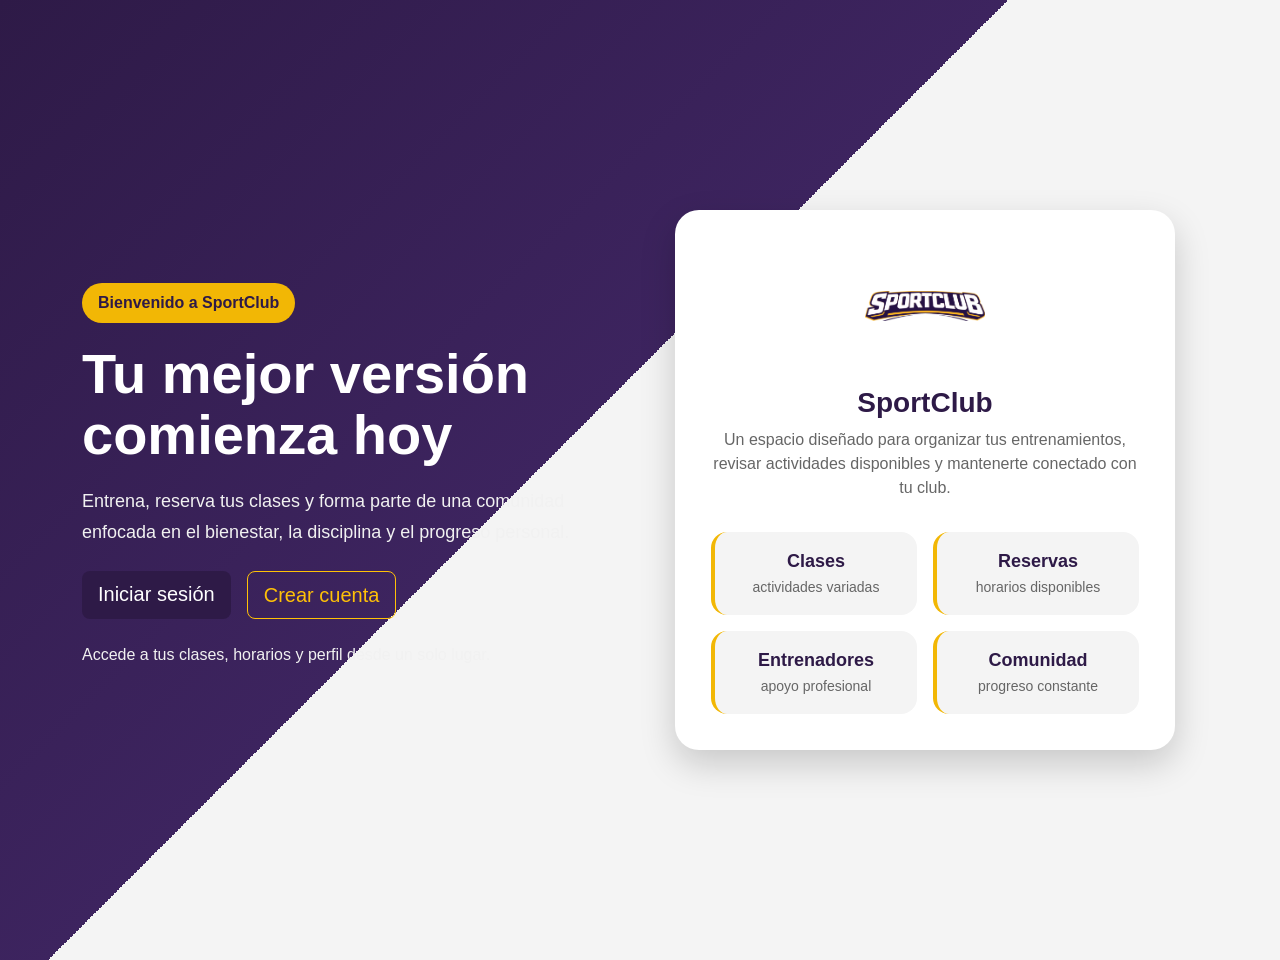
<file: frontend/index.html>
<!DOCTYPE html>
<html lang="es">
<head>
<meta charset="UTF-8">
<meta name="viewport" content="width=device-width, initial-scale=1.0">
<title>SportClub - Inicio</title>
<link href="https://cdn.jsdelivr.net/npm/bootstrap@5.3.3/dist/css/bootstrap.min.css" rel="stylesheet">
<link rel="stylesheet" href="css/style.css">
</head>
<body>

<section class="home-hero">
    <div class="container">
        <div class="row align-items-center min-vh-100">
            <div class="col-lg-6">
                <div class="home-content">
                    <span class="home-badge">Bienvenido a SportClub</span>

                    <h1>Tu mejor versión comienza hoy</h1>

                    <p class="home-text">
                        Entrena, reserva tus clases y forma parte de una comunidad enfocada en el bienestar,
                        la disciplina y el progreso personal.
                    </p>

                    <div class="d-flex flex-column flex-sm-row gap-3 mt-4">
                        <a href="vistas/login.html" class="btn btn-primary-custom btn-lg">
                            Iniciar sesión
                        </a>

                        <a href="vistas/register.html" class="btn btn-outline-warning btn-lg">
                            Crear cuenta
                        </a>
                    </div>

                    <div class="home-info mt-4">
                        <p>Accede a tus clases, horarios y perfil desde un solo lugar.</p>
                    </div>
                </div>
            </div>

            <div class="col-lg-6 text-center mt-5 mt-lg-0">
                <div class="home-card">
                    <img src="assets/logo.png" alt="Logo SportClub" class="home-logo">

                    <h3>SportClub</h3>
                    <p>
                        Un espacio diseñado para organizar tus entrenamientos, revisar actividades disponibles
                        y mantenerte conectado con tu club.
                    </p>

                    <div class="row g-3 mt-3">
                        <div class="col-6">
                            <div class="home-feature">
                                <strong>Clases</strong>
                                <span>actividades variadas</span>
                            </div>
                        </div>

                        <div class="col-6">
                            <div class="home-feature">
                                <strong>Reservas</strong>
                                <span>horarios disponibles</span>
                            </div>
                        </div>

                        <div class="col-6">
                            <div class="home-feature">
                                <strong>Entrenadores</strong>
                                <span>apoyo profesional</span>
                            </div>
                        </div>

                        <div class="col-6">
                            <div class="home-feature">
                                <strong>Comunidad</strong>
                                <span>progreso constante</span>
                            </div>
                        </div>
                    </div>
                </div>
            </div>
        </div>
    </div>
</section>

</body>
</html>
</file>
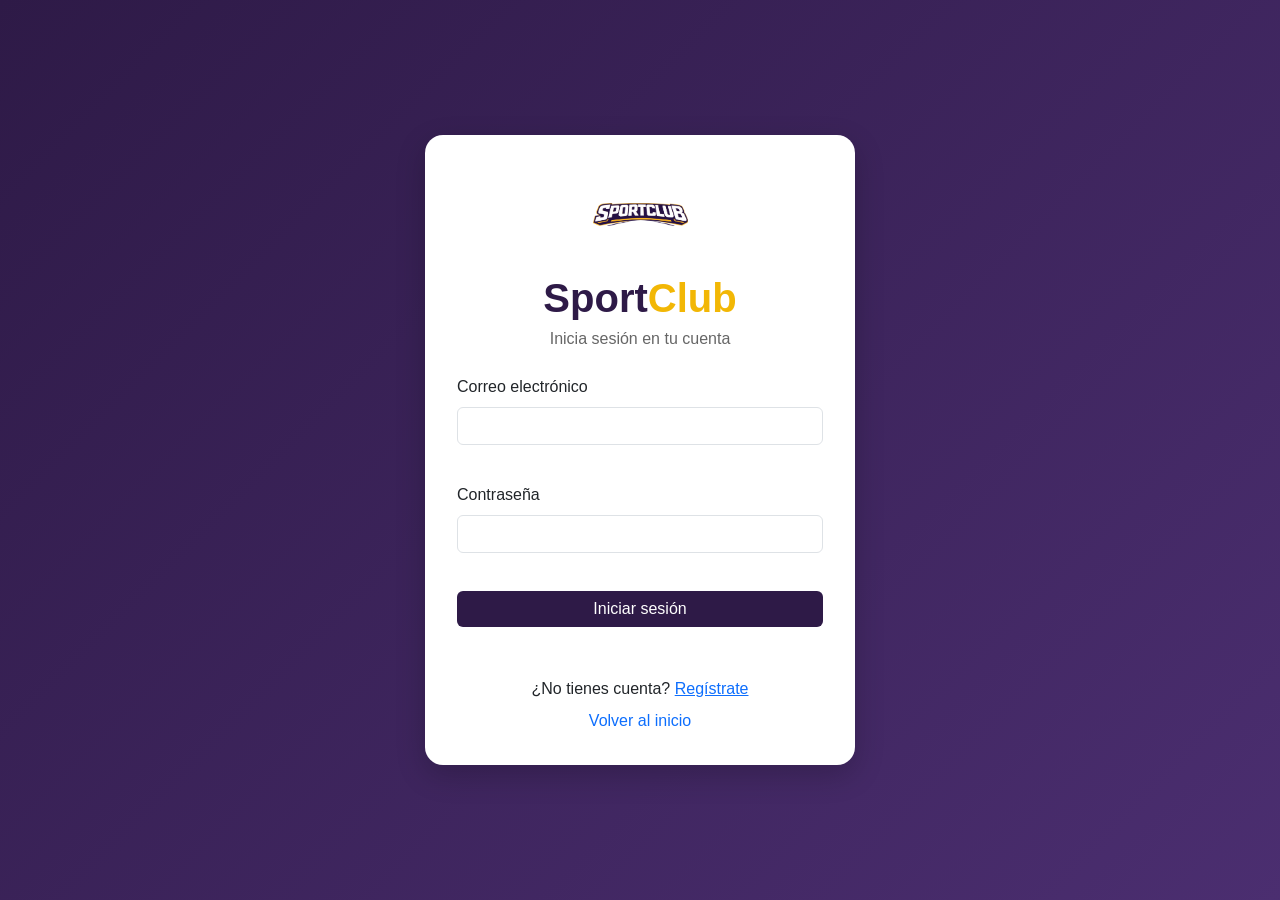
<file: frontend/vistas/admin-configuracion.html>
<!DOCTYPE html>
<html lang="es">
<head>
<meta charset="UTF-8">
<meta name="viewport" content="width=device-width, initial-scale=1.0">
<title>Configuración - SportClub</title>
<link href="https://cdn.jsdelivr.net/npm/bootstrap@5.3.3/dist/css/bootstrap.min.css" rel="stylesheet">
<link rel="stylesheet" href="../css/style.css">
</head>
<body>

<div class="dashboard-layout">
    <aside class="sidebar">
        <div class="sidebar-logo">
            <img src="../assets/logo.png" alt="Logo SportClub">
            <h2>SportClub</h2>
            <p>Panel Administrador</p>
        </div>

        <nav class="sidebar-menu">
            <a href="admin.html">Usuarios</a>
            <a href="admin-reportes.html">Reportes</a>
            <a href="admin-configuracion.html" class="active">Configuración</a>
            <a href="perfil.html">Perfil</a>
        </nav>

        <button class="logout-btn" onclick="cerrarSesion()">Cerrar sesión</button>
    </aside>

    <main class="main-content">
        <div class="dashboard-card">
            <div class="row align-items-center">
                <div class="col-md-8">
                    <h1 class="dashboard-title">Configuración</h1>
                    <p class="dashboard-subtitle">
                        Revisa la información general del club y los parámetros visibles para la administración.
                    </p>
                    <span class="role-badge role-admin">admin</span>
                </div>

                <div class="col-md-4 text-center">
                    <img src="../assets/admin.png" alt="Administrador" class="dashboard-avatar">
                </div>
            </div>
        </div>

        <div class="row g-4">
            <div class="col-md-6">
                <div class="module-card">
                    <h4>Datos del Club</h4>
                    <p><strong>Nombre:</strong> SportClub</p>
                    <p><strong>Tipo:</strong> Club deportivo y centro de entrenamiento</p>
                    <p><strong>Estado:</strong> Activo</p>
                    <p><strong>Horario general:</strong> Lunes a sábado, 08:00 a 22:00</p>
                </div>
            </div>

            <div class="col-md-6">
                <div class="module-card">
                    <h4>Seguridad y acceso</h4>
                    <p>Solo los usuarios registrados pueden ingresar al sistema.</p>
                    <p>El administrador puede gestionar usuarios y revisar información general.</p>
                    <p>Los usuarios y coaches acceden únicamente a las secciones correspondientes a su rol.</p>
                </div>
            </div>

            <div class="col-md-12">
                <div class="table-card">
                    <h3 class="dashboard-title mb-3">Configuraciones Generales</h3>

                    <div class="table-responsive">
                        <table class="table table-hover align-middle">
                            <thead class="table-dark">
                                <tr>
                                    <th>Configuración</th>
                                    <th>Valor</th>
                                    <th>Descripción</th>
                                </tr>
                            </thead>

                            <tbody>
                                <tr>
                                    <td>Reservas</td>
                                    <td>Habilitadas</td>
                                    <td>Los usuarios pueden revisar sus clases reservadas.</td>
                                </tr>
                                <tr>
                                    <td>Clases</td>
                                    <td>Activas</td>
                                    <td>El sistema muestra clases disponibles y horarios de entrenamiento.</td>
                                </tr>
                                <tr>
                                    <td>Perfiles</td>
                                    <td>Editables</td>
                                    <td>Los usuarios pueden actualizar sus datos personales desde su perfil.</td>
                                </tr>
                                <tr>
                                    <td>Roles</td>
                                    <td>Admin, Coach y Usuario</td>
                                    <td>Cada tipo de usuario tiene acceso a funciones diferentes.</td>
                                </tr>
                                <tr>
                                    <td>Estado del club</td>
                                    <td>Operativo</td>
                                    <td>El sistema se encuentra disponible para la gestión diaria.</td>
                                </tr>
                            </tbody>
                        </table>
                    </div>
                </div>
            </div>

            <div class="col-md-6">
                <div class="module-card">
                    <h4>Recomendación administrativa</h4>
                    <p>
                        Mantener actualizada la información de usuarios, clases y reservas para facilitar
                        la organización interna del club.
                    </p>
                </div>
            </div>

            <div class="col-md-6">
                <div class="module-card">
                    <h4>Uso del sistema</h4>
                    <p>
                        Esta plataforma permite centralizar la información principal de SportClub y mejorar
                        la gestión entre administradores, coaches y usuarios.
                    </p>
                </div>
            </div>
        </div>
    </main>
</div>

<script src="../js/auth.js"></script>
<script>
protegerPagina();
</script>
</body>
</html>
</file>
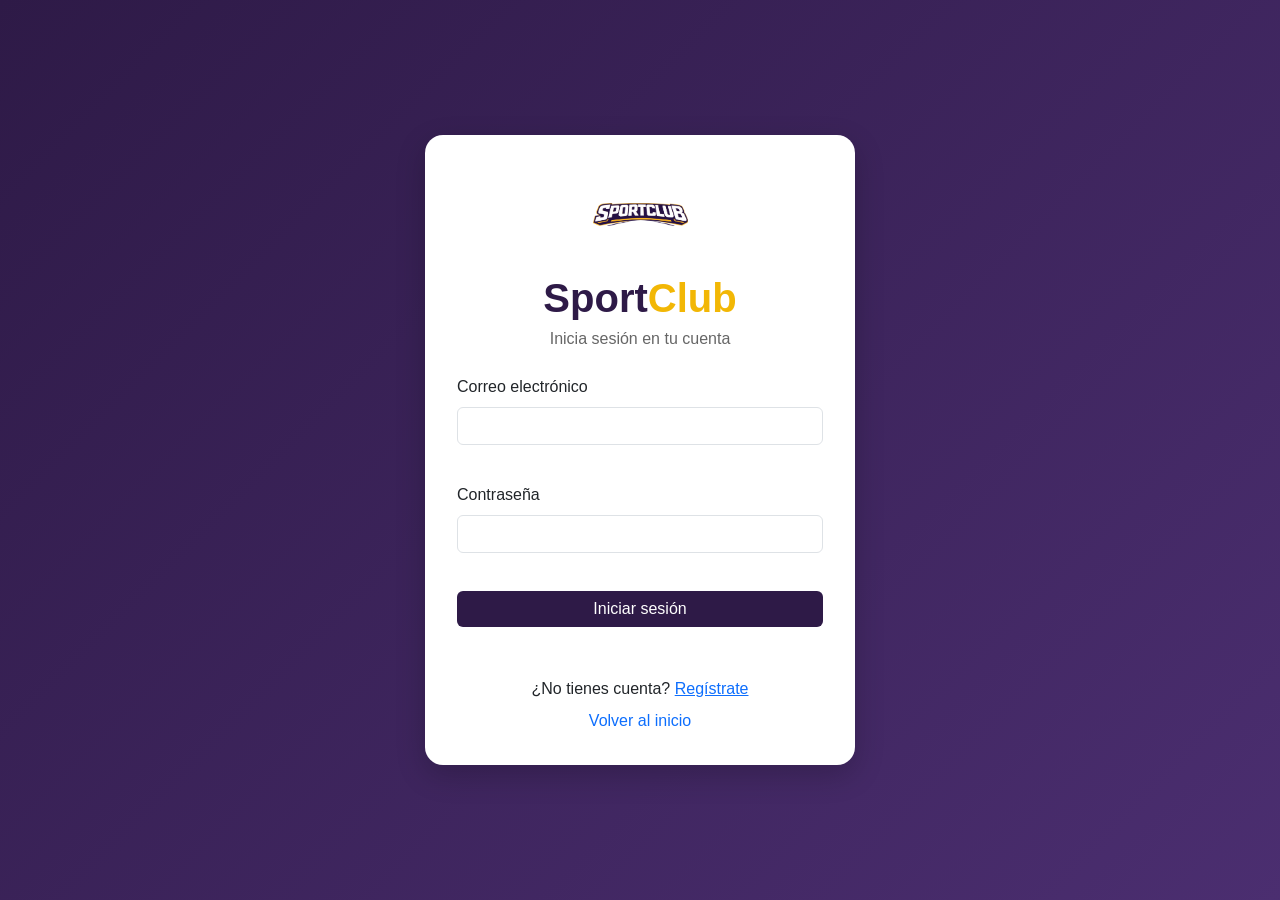
<file: frontend/vistas/admin-reportes.html>
<!DOCTYPE html>
<html lang="es">
<head>
<meta charset="UTF-8">
<meta name="viewport" content="width=device-width, initial-scale=1.0">
<title>Reportes - SportClub</title>
<link href="https://cdn.jsdelivr.net/npm/bootstrap@5.3.3/dist/css/bootstrap.min.css" rel="stylesheet">
<link rel="stylesheet" href="../css/style.css">
</head>
<body>

<div class="dashboard-layout">
    <aside class="sidebar">
        <div class="sidebar-logo">
            <img src="../assets/logo.png" alt="Logo SportClub">
            <h2>SportClub</h2>
            <p>Panel Administrador</p>
        </div>

        <nav class="sidebar-menu">
            <a href="admin.html">Usuarios</a>
            <a href="admin-reportes.html" class="active">Reportes</a>
            <a href="admin-configuracion.html">Configuración</a>
            <a href="perfil.html">Perfil</a>
        </nav>

        <button class="logout-btn" onclick="cerrarSesion()">Cerrar sesión</button>
    </aside>

    <main class="main-content">
        <div class="dashboard-card">
            <div class="row align-items-center">
                <div class="col-md-8">
                    <h1 class="dashboard-title">Reportes del Sistema</h1>
                    <p class="dashboard-subtitle">
                        Revisa un resumen general de la actividad del club, usuarios, clases y reservas.
                    </p>
                    <span class="role-badge role-admin">admin</span>
                </div>

                <div class="col-md-4 text-center">
                    <img src="../assets/admin.png" alt="Administrador" class="dashboard-avatar">
                </div>
            </div>
        </div>

        <div class="row g-4 mb-4">
            <div class="col-md-3">
                <div class="stat-card">
                    <h3>6</h3>
                    <p>Usuarios registrados</p>
                </div>
            </div>

            <div class="col-md-3">
                <div class="stat-card">
                    <h3>4</h3>
                    <p>Clases activas</p>
                </div>
            </div>

            <div class="col-md-3">
                <div class="stat-card">
                    <h3>12</h3>
                    <p>Reservas realizadas</p>
                </div>
            </div>

            <div class="col-md-3">
                <div class="stat-card">
                    <h3>3</h3>
                    <p>Roles del sistema</p>
                </div>
            </div>
        </div>

        <div class="table-card">
            <h3 class="dashboard-title mb-3">Resumen de Actividad</h3>

            <div class="table-responsive">
                <table class="table table-hover align-middle">
                    <thead class="table-dark">
                        <tr>
                            <th>Área</th>
                            <th>Descripción</th>
                            <th>Estado</th>
                        </tr>
                    </thead>

                    <tbody>
                        <tr>
                            <td>Usuarios</td>
                            <td>Gestión de cuentas de usuarios, coaches y administradores.</td>
                            <td><span class="role-badge role-user">Activo</span></td>
                        </tr>
                        <tr>
                            <td>Clases</td>
                            <td>Organización de actividades deportivas disponibles para los socios.</td>
                            <td><span class="role-badge role-user">Activo</span></td>
                        </tr>
                        <tr>
                            <td>Reservas</td>
                            <td>Control de horarios y clases reservadas por los usuarios.</td>
                            <td><span class="role-badge role-user">Activo</span></td>
                        </tr>
                        <tr>
                            <td>Perfiles</td>
                            <td>Actualización de información personal y datos de cuenta.</td>
                            <td><span class="role-badge role-user">Activo</span></td>
                        </tr>
                    </tbody>
                </table>
            </div>
        </div>

        <div class="row g-4 mt-1">
            <div class="col-md-6">
                <div class="module-card">
                    <h4>Observaciones generales</h4>
                    <p>
                        El sistema permite mantener organizada la información principal del club,
                        facilitando la administración de usuarios y el seguimiento de actividades.
                    </p>
                </div>
            </div>

            <div class="col-md-6">
                <div class="module-card">
                    <h4>Recomendación</h4>
                    <p>
                        Revisar periódicamente los usuarios registrados, las clases activas y el estado
                        de las reservas para mantener la información actualizada.
                    </p>
                </div>
            </div>
        </div>
    </main>
</div>

<script src="../js/auth.js"></script>
<script>
protegerPagina();
</script>
</body>
</html>
</file>
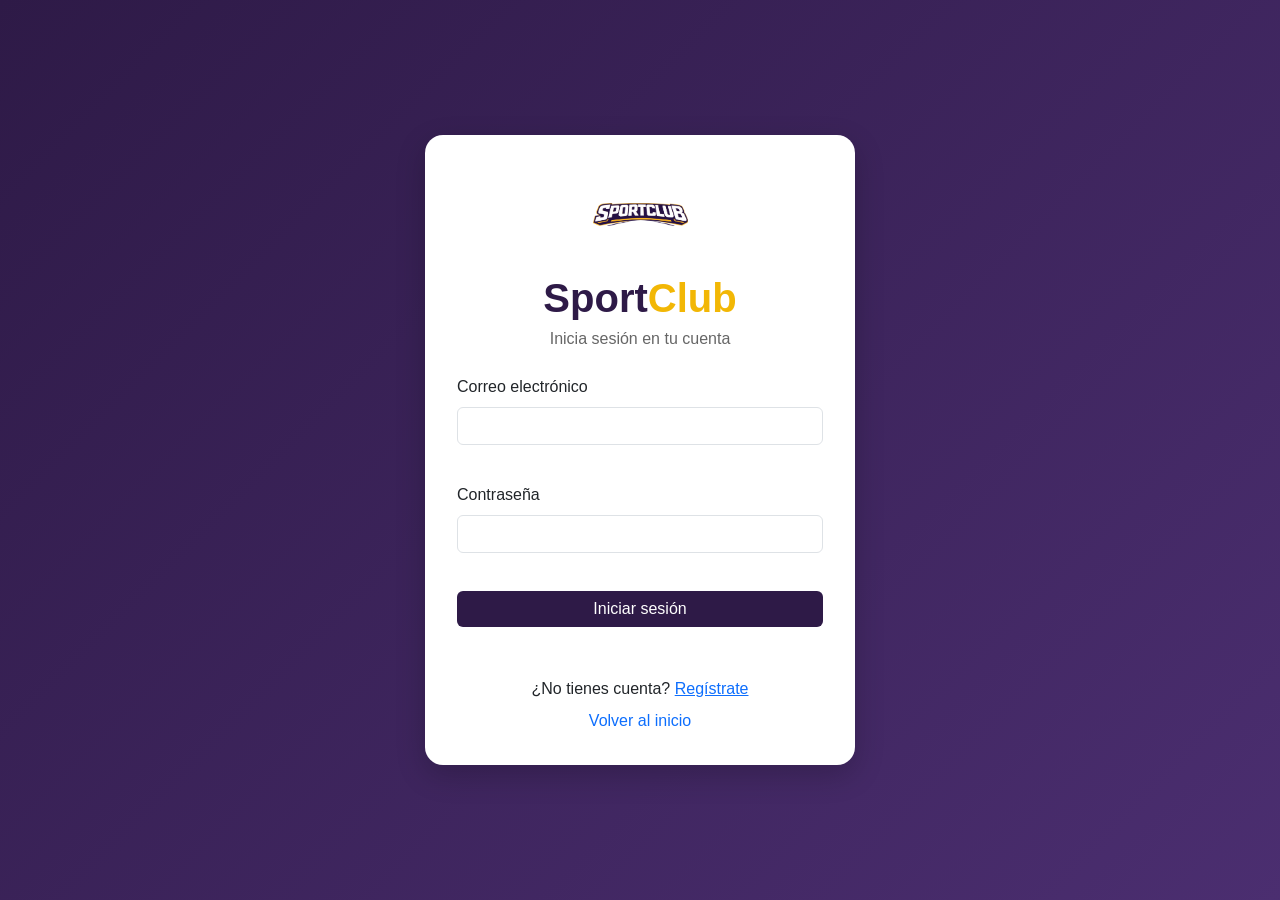
<file: frontend/vistas/admin.html>
<!DOCTYPE html>
<html lang="es">
<head>
<meta charset="UTF-8">
<meta name="viewport" content="width=device-width, initial-scale=1.0">
<title>Administrador - SportClub</title>
<link href="https://cdn.jsdelivr.net/npm/bootstrap@5.3.3/dist/css/bootstrap.min.css" rel="stylesheet">
<link rel="stylesheet" href="../css/style.css">
</head>
<body>

<div class="dashboard-layout">
    <aside class="sidebar">
        <div class="sidebar-logo">
            <img src="../assets/logo.png" alt="Logo SportClub">
            <h2>SportClub</h2>
            <p>Panel Administrador</p>
        </div>

        <nav class="sidebar-menu">
            <a href="admin.html" class="active">Usuarios</a>
            <a href="admin-reportes.html">Reportes</a>
            <a href="admin-configuracion.html">Configuración</a>
            <a href="perfil.html">Perfil</a>
        </nav>

        <button class="logout-btn" onclick="cerrarSesion()">Cerrar sesión</button>
    </aside>

    <main class="main-content">
        <div class="dashboard-card">
            <div class="row align-items-center">
                <div class="col-md-8">
                    <h1 class="dashboard-title">Administración de Usuarios</h1>
                    <p class="dashboard-subtitle">
                        Administra las cuentas del sistema, revisa sus roles y mantén actualizada la información de los usuarios de SportClub.
                    </p>
                    <span class="role-badge role-admin">admin</span>
                </div>

                <div class="col-md-4 text-center">
                    <img src="../assets/admin.png" alt="Administrador" class="dashboard-avatar">
                </div>
            </div>
        </div>

        <div id="adminMessage" class="mb-3"></div>

        <div class="table-card">
            <div class="d-flex flex-column flex-md-row justify-content-between align-items-md-center gap-3 mb-4">
                <div>
                    <h3 class="dashboard-title mb-1">Usuarios Registrados</h3>
                    <p class="dashboard-subtitle mb-0">
                        Usuarios registrados actualmente en el sistema.
                    </p>
                </div>

                <button class="btn btn-primary-custom" id="btnNuevoUsuario">
                    + Nuevo Usuario
                </button>
            </div>

            <div class="table-responsive">
                <table class="table table-hover align-middle">
                    <thead class="table-dark">
                        <tr>
                            <th>ID</th>
                            <th>Nombre completo</th>
                            <th>Email</th>
                            <th>Rol</th>
                            <th>Fecha registro</th>
                            <th>Acciones</th>
                        </tr>
                    </thead>

                    <tbody id="usersTableBody">
                        <tr>
                            <td colspan="6" class="text-center">Cargando usuarios...</td>
                        </tr>
                    </tbody>
                </table>
            </div>
        </div>

        <div class="dashboard-card mt-4 d-none" id="userFormCard">
            <div class="d-flex justify-content-between align-items-center mb-3">
                <h3 class="dashboard-title mb-0" id="formTitle">Nuevo Usuario</h3>
                <button class="btn btn-sm btn-outline-secondary" id="btnCancelar">Cerrar</button>
            </div>

            <form id="userForm" novalidate>
                <input type="hidden" id="userId">

                <div class="row">
                    <div class="col-md-6 mb-3">
                        <label for="full_name" class="form-label">Nombre completo</label>
                        <input type="text" id="full_name" class="form-control">
                        <div id="full_nameError" class="error-text"></div>
                    </div>

                    <div class="col-md-6 mb-3">
                        <label for="email" class="form-label">Correo electrónico</label>
                        <input type="email" id="email" class="form-control">
                        <div id="emailError" class="error-text"></div>
                    </div>

                    <div class="col-md-4 mb-3">
                        <label for="role" class="form-label">Rol</label>
                        <select id="role" class="form-select">
                            <option value="user">user</option>
                            <option value="coach">coach</option>
                            <option value="admin">admin</option>
                        </select>
                        <div id="roleError" class="error-text"></div>
                    </div>

                    <div class="col-md-4 mb-3">
                        <label for="birth_date" class="form-label">Fecha de nacimiento</label>
                        <input type="date" id="birth_date" class="form-control">
                        <div id="birth_dateError" class="error-text"></div>
                    </div>

                    <div class="col-md-4 mb-3">
                        <label for="password" class="form-label">Contraseña</label>
                        <input type="password" id="password" class="form-control">
                        <div id="passwordError" class="error-text"></div>
                    </div>
                </div>

                <div class="d-flex gap-2">
                    <button type="submit" class="btn btn-success" id="btnGuardar">Guardar</button>
                    <button type="button" class="btn btn-secondary" id="btnLimpiar">Limpiar</button>
                </div>
            </form>
        </div>
    </main>
</div>

<script src="../js/config.js"></script>
<script src="../js/api.js"></script>
<script src="../js/auth.js"></script>
<script src="../js/validators.js"></script>
<script src="../js/admin.js"></script>
</body>
</html>
</file>
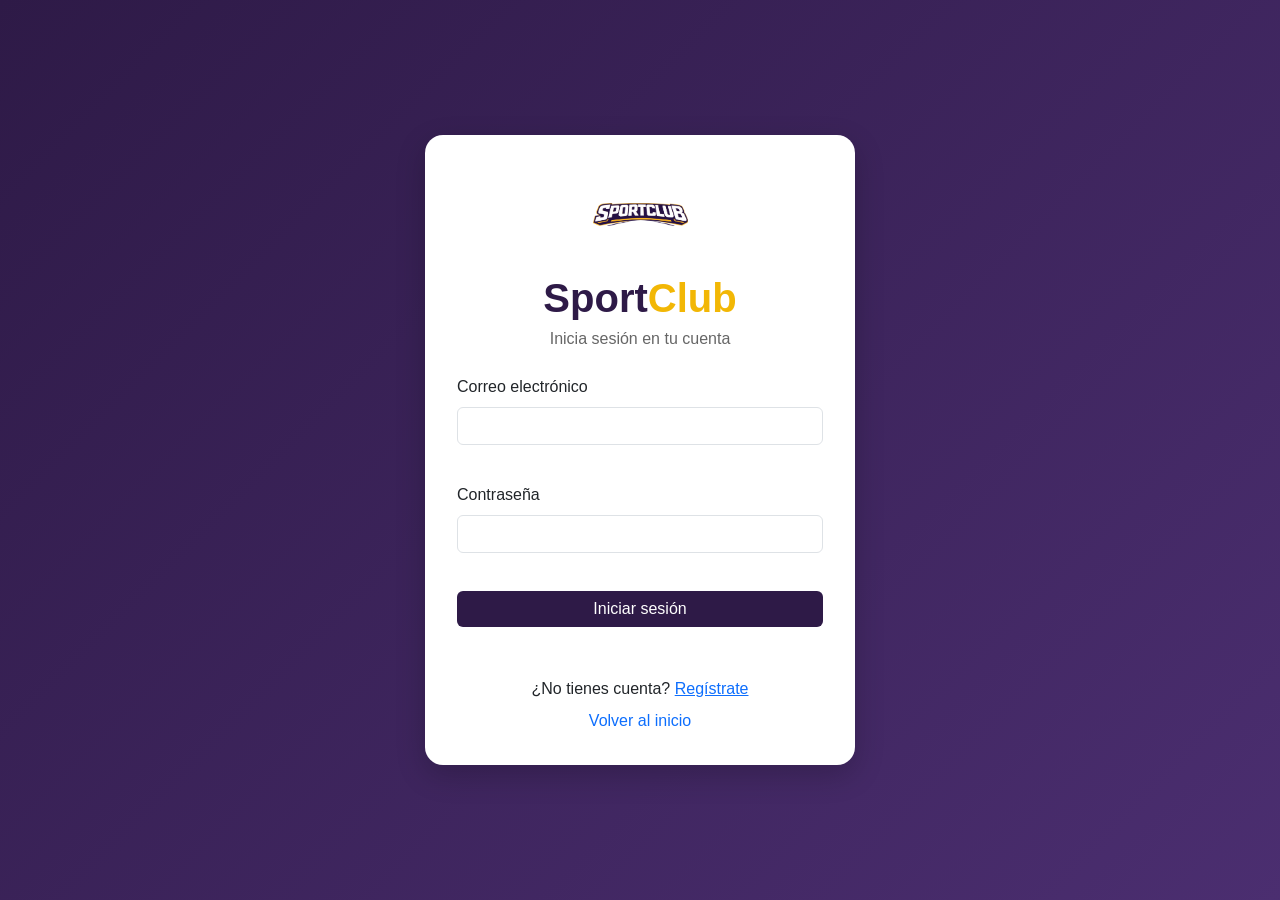
<file: frontend/vistas/coach-alumnos.html>
<!DOCTYPE html>
<html lang="es">
<head>
<meta charset="UTF-8">
<meta name="viewport" content="width=device-width, initial-scale=1.0">
<title>Alumnos - SportClub</title>
<link href="https://cdn.jsdelivr.net/npm/bootstrap@5.3.3/dist/css/bootstrap.min.css" rel="stylesheet">
<link rel="stylesheet" href="../css/style.css">
</head>
<body>

<div class="dashboard-layout">
    <aside class="sidebar">
        <div class="sidebar-logo">
            <img src="../assets/logo.png" alt="Logo SportClub">
            <h2>SportClub</h2>
            <p>Panel Coach</p>
        </div>

        <nav class="sidebar-menu">
            <a href="coach.html">Inicio</a>
            <a href="coach-alumnos.html" class="active">Alumnos</a>
            <a href="coach-clases.html">Clases</a>
            <a href="perfil.html">Perfil</a>
        </nav>

        <button class="logout-btn" onclick="cerrarSesion()">Cerrar sesión</button>
    </aside>

    <main class="main-content">
        <div class="dashboard-card">
            <div class="row align-items-center">
                <div class="col-md-8">
                    <h1 class="dashboard-title">Alumnos Asignados</h1>
                    <p class="dashboard-subtitle">
                        Revisa los alumnos inscritos, las clases asignadas y la duración correspondiente de cada actividad.
                    </p>
                    <span class="role-badge role-coach">coach</span>
                </div>

                <div class="col-md-4 text-center">
                    <img src="../assets/coach.png" alt="Coach" class="dashboard-avatar">
                </div>
            </div>
        </div>

        <div class="row g-4 mb-4">
            <div class="col-md-4">
                <div class="stat-card">
                    <h3>6</h3>
                    <p>Alumnos registrados</p>
                </div>
            </div>

            <div class="col-md-4">
                <div class="stat-card">
                    <h3>5</h3>
                    <p>Clases asociadas</p>
                </div>
            </div>

            <div class="col-md-4">
                <div class="stat-card">
                    <h3>Semana</h3>
                    <p>Horarios activos</p>
                </div>
            </div>
        </div>

        <div class="table-card">
            <div class="d-flex flex-column flex-md-row justify-content-between align-items-md-center gap-3 mb-4">
                <div>
                    <h3 class="dashboard-title mb-1">Lista de Alumnos</h3>
                    <p class="dashboard-subtitle mb-0">
                        Listado de alumnos asociados a las clases del coach.
                    </p>
                </div>
            </div>

            <div class="table-responsive">
                <table class="table table-hover align-middle">
                    <thead class="table-dark">
                        <tr>
                            <th>Nombre</th>
                            <th>Email</th>
                            <th>Clase</th>
                            <th>Día</th>
                            <th>Duración de la clase</th>
                        </tr>
                    </thead>

                    <tbody>
                        <tr>
                            <td>Carlos Ruiz</td>
                            <td>carlos@demo.cl</td>
                            <td>Spinning</td>
                            <td>Lunes</td>
                            <td>18:00 a 19:00</td>
                        </tr>
                        <tr>
                            <td>Ana Torres</td>
                            <td>ana@demo.cl</td>
                            <td>Entrenamiento Funcional</td>
                            <td>Miércoles</td>
                            <td>19:00 a 20:00</td>
                        </tr>
                        <tr>
                            <td>Pedro Silva</td>
                            <td>pedro@demo.cl</td>
                            <td>Boxeo</td>
                            <td>Sábado</td>
                            <td>10:00 a 11:30</td>
                        </tr>
                        <tr>
                            <td>María González</td>
                            <td>maria@demo.cl</td>
                            <td>Spinning</td>
                            <td>Lunes</td>
                            <td>18:00 a 19:00</td>
                        </tr>
                        <tr>
                            <td>Javiera Rojas</td>
                            <td>javiera@demo.cl</td>
                            <td>Yoga</td>
                            <td>Martes</td>
                            <td>10:00 a 11:00</td>
                        </tr>
                        <tr>
                            <td>Matías Pérez</td>
                            <td>matias@demo.cl</td>
                            <td>Crossfit</td>
                            <td>Jueves</td>
                            <td>20:00 a 21:00</td>
                        </tr>
                    </tbody>
                </table>
            </div>
        </div>

        <div class="row g-4 mt-1">
            <div class="col-md-6">
                <div class="module-card">
                    <h4>Seguimiento de alumnos</h4>
                    <p>
                        Esta sección permite visualizar qué alumnos están asociados a cada clase,
                        facilitando la organización semanal del coach.
                    </p>
                </div>
            </div>

            <div class="col-md-6">
                <div class="module-card">
                    <h4>Organización de clases</h4>
                    <p>
                        Los horarios muestran el inicio y término de cada actividad para mantener
                        una planificación más clara durante la semana.
                    </p>
                </div>
            </div>
        </div>
    </main>
</div>

<script src="../js/auth.js"></script>
<script>
protegerPagina();
</script>
</body>
</html>
</file>
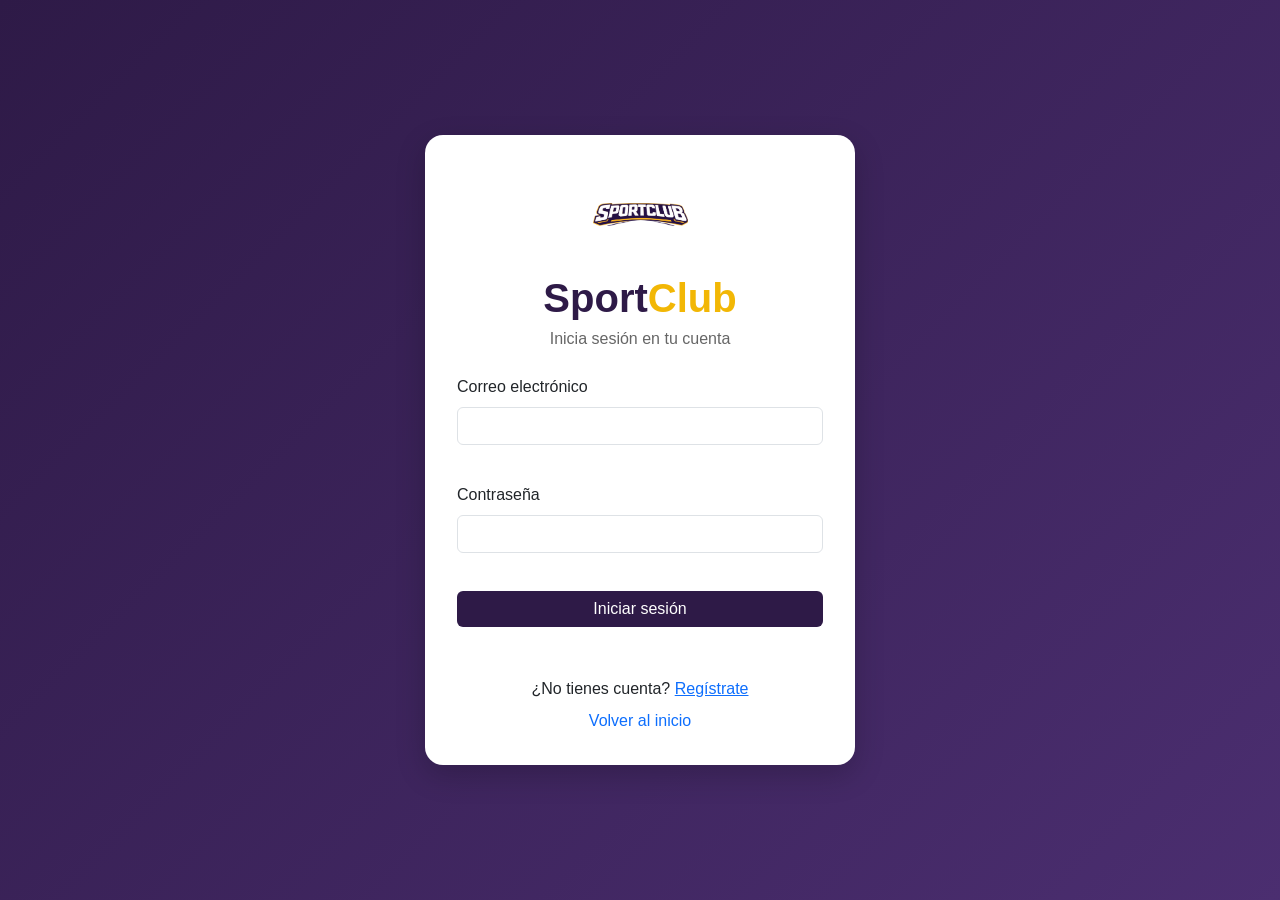
<file: frontend/vistas/coach-clases.html>
<!DOCTYPE html>
<html lang="es">
<head>
<meta charset="UTF-8">
<meta name="viewport" content="width=device-width, initial-scale=1.0">
<title>Clases Coach - SportClub</title>
<link href="https://cdn.jsdelivr.net/npm/bootstrap@5.3.3/dist/css/bootstrap.min.css" rel="stylesheet">
<link rel="stylesheet" href="../css/style.css">
</head>
<body>

<div class="dashboard-layout">
    <aside class="sidebar">
        <div class="sidebar-logo">
            <img src="../assets/logo.png" alt="Logo SportClub">
            <h2>SportClub</h2>
            <p>Panel Coach</p>
        </div>

        <nav class="sidebar-menu">
            <a href="coach.html">Inicio</a>
            <a href="coach-alumnos.html">Alumnos</a>
            <a href="coach-clases.html" class="active">Clases</a>
            <a href="perfil.html">Perfil</a>
        </nav>

        <button class="logout-btn" onclick="cerrarSesion()">Cerrar sesión</button>
    </aside>

    <main class="main-content">
        <div class="dashboard-card">
            <div class="row align-items-center">
                <div class="col-md-8">
                    <h1 class="dashboard-title">Clases Asignadas</h1>
                    <p class="dashboard-subtitle">
                        Consulta las clases asignadas, sus horarios de inicio y término, cupos disponibles y estado actual.
                    </p>
                    <span class="role-badge role-coach">coach</span>
                </div>

                <div class="col-md-4 text-center">
                    <img src="../assets/coach.png" alt="Coach" class="dashboard-avatar">
                </div>
            </div>
        </div>

        <div class="row g-4 mb-4">
            <div class="col-md-4">
                <div class="stat-card">
                    <h3>Spinning</h3>
                    <p>Lunes, 18:00 a 19:00</p>
                </div>
            </div>

            <div class="col-md-4">
                <div class="stat-card">
                    <h3>Entrenamiento Funcional</h3>
                    <p>Miércoles, 19:00 a 20:00</p>
                </div>
            </div>

            <div class="col-md-4">
                <div class="stat-card">
                    <h3>Boxeo</h3>
                    <p>Sábado, 10:00 a 11:30</p>
                </div>
            </div>
        </div>

        <div class="table-card">
            <h3 class="dashboard-title mb-3">Horario Semanal</h3>

            <div class="table-responsive">
                <table class="table table-hover align-middle">
                    <thead class="table-dark">
                        <tr>
                            <th>Día</th>
                            <th>Clase</th>
                            <th>Inicio</th>
                            <th>Término</th>
                            <th>Duración</th>
                            <th>Cupos</th>
                            <th>Estado</th>
                        </tr>
                    </thead>

                    <tbody>
                        <tr>
                            <td>Lunes</td>
                            <td>Spinning</td>
                            <td>18:00</td>
                            <td>19:00</td>
                            <td>1 hora</td>
                            <td>15</td>
                            <td><span class="role-badge role-user">Activa</span></td>
                        </tr>
                        <tr>
                            <td>Miércoles</td>
                            <td>Entrenamiento Funcional</td>
                            <td>19:00</td>
                            <td>20:00</td>
                            <td>1 hora</td>
                            <td>12</td>
                            <td><span class="role-badge role-user">Activa</span></td>
                        </tr>
                        <tr>
                            <td>Sábado</td>
                            <td>Boxeo</td>
                            <td>10:00</td>
                            <td>11:30</td>
                            <td>1 hora 30 min</td>
                            <td>10</td>
                            <td><span class="role-badge role-user">Activa</span></td>
                        </tr>
                        <tr>
                            <td>Martes</td>
                            <td>Yoga</td>
                            <td>10:00</td>
                            <td>11:00</td>
                            <td>1 hora</td>
                            <td>15</td>
                            <td><span class="role-badge role-user">Activa</span></td>
                        </tr>
                        <tr>
                            <td>Jueves</td>
                            <td>Crossfit</td>
                            <td>20:00</td>
                            <td>21:00</td>
                            <td>1 hora</td>
                            <td>14</td>
                            <td><span class="role-badge role-user">Activa</span></td>
                        </tr>
                    </tbody>
                </table>
            </div>
        </div>

        <div class="row g-4 mt-1">
            <div class="col-md-6">
                <div class="module-card">
                    <h4>Planificación semanal</h4>
                    <p>
                        Esta vista permite revisar las clases asignadas durante la semana,
                        considerando horarios, duración y cupos disponibles.
                    </p>
                </div>
            </div>

            <div class="col-md-6">
                <div class="module-card">
                    <h4>Control de clases</h4>
                    <p>
                        El coach puede consultar rápidamente qué actividades tiene asignadas
                        y organizar mejor su trabajo con los alumnos.
                    </p>
                </div>
            </div>
        </div>
    </main>
</div>

<script src="../js/auth.js"></script>
<script>
protegerPagina();
</script>
</body>
</html>
</file>
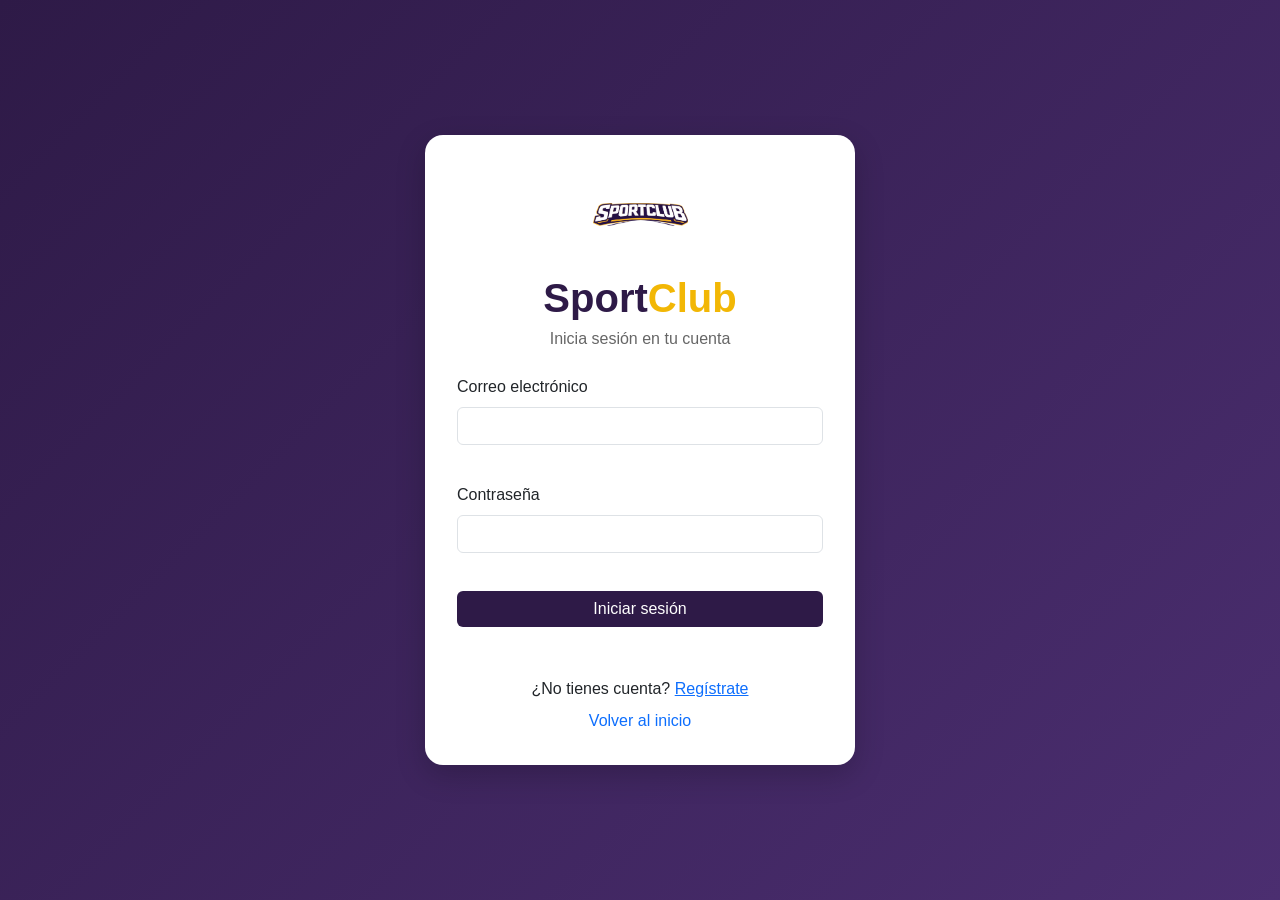
<file: frontend/vistas/coach.html>
<!DOCTYPE html>
<html lang="es">
<head>
<meta charset="UTF-8">
<meta name="viewport" content="width=device-width, initial-scale=1.0">
<title>Coach - SportClub</title>
<link href="https://cdn.jsdelivr.net/npm/bootstrap@5.3.3/dist/css/bootstrap.min.css" rel="stylesheet">
<link rel="stylesheet" href="../css/style.css">
</head>
<body>

<div class="dashboard-layout">
    <aside class="sidebar">
        <div class="sidebar-logo">
            <img src="../assets/logo.png" alt="Logo SportClub">
            <h2>SportClub</h2>
            <p>Panel Coach</p>
        </div>

        <nav class="sidebar-menu">
            <a href="coach.html" class="active">Inicio</a>
            <a href="coach-alumnos.html">Alumnos</a>
            <a href="coach-clases.html">Clases</a>
            <a href="perfil.html">Perfil</a>
        </nav>

        <button class="logout-btn" onclick="cerrarSesion()">Cerrar sesión</button>
    </aside>

    <main class="main-content">
        <div class="dashboard-card">
            <div class="row align-items-center">
                <div class="col-md-8">
                    <h1 class="dashboard-title">Panel de Coach</h1>
                    <p class="dashboard-subtitle">
                        Organiza tus clases, revisa alumnos inscritos y consulta tus horarios asignados dentro de SportClub.
                    </p>
                    <span class="role-badge role-coach">coach</span>
                </div>

                <div class="col-md-4 text-center">
                    <img src="../assets/coach.png" alt="Coach" class="dashboard-avatar">
                </div>
            </div>
        </div>

        <div class="row g-4 mb-4">
            <div class="col-md-4">
                <div class="stat-card">
                    <h3>12</h3>
                    <p>Alumnos asignados</p>
                </div>
            </div>

            <div class="col-md-4">
                <div class="stat-card">
                    <h3>5</h3>
                    <p>Clases activas</p>
                </div>
            </div>

            <div class="col-md-4">
                <div class="stat-card">
                    <h3>Semana</h3>
                    <p>Planificación vigente</p>
                </div>
            </div>
        </div>

        <div class="row g-4 mb-4">
            <div class="col-lg-6">
                <div class="module-card">
                    <h4>Próxima clase asignada</h4>
                    <p class="mb-1"><strong>Clase:</strong> Spinning</p>
                    <p class="mb-1"><strong>Día:</strong> Lunes</p>
                    <p class="mb-1"><strong>Horario:</strong> 18:00 a 19:00</p>
                    <p class="mb-3"><strong>Alumnos inscritos:</strong> 15</p>
                    <a href="coach-clases.html" class="btn btn-primary-custom">Ver clases</a>
                </div>
            </div>

            <div class="col-lg-6">
                <div class="module-card">
                    <h4>Alumnos recientes</h4>
                    <p class="mb-1">Carlos Ruiz - Spinning</p>
                    <p class="mb-1">Ana Torres - Entrenamiento Funcional</p>
                    <p class="mb-3">Pedro Silva - Boxeo</p>
                    <a href="coach-alumnos.html" class="btn btn-warning">Ver alumnos</a>
                </div>
            </div>
        </div>

        <div class="table-card">
            <div class="d-flex flex-column flex-md-row justify-content-between align-items-md-center gap-3 mb-4">
                <div>
                    <h3 class="dashboard-title mb-1">Resumen semanal</h3>
                    <p class="dashboard-subtitle mb-0">
                        Vista general de las clases asignadas durante la semana.
                    </p>
                </div>
            </div>

            <div class="table-responsive">
                <table class="table table-hover align-middle">
                    <thead class="table-dark">
                        <tr>
                            <th>Día</th>
                            <th>Clase</th>
                            <th>Inicio</th>
                            <th>Término</th>
                            <th>Alumnos</th>
                            <th>Estado</th>
                        </tr>
                    </thead>

                    <tbody>
                        <tr>
                            <td>Lunes</td>
                            <td>Spinning</td>
                            <td>18:00</td>
                            <td>19:00</td>
                            <td>15</td>
                            <td><span class="role-badge role-user">Activa</span></td>
                        </tr>
                        <tr>
                            <td>Miércoles</td>
                            <td>Entrenamiento Funcional</td>
                            <td>19:00</td>
                            <td>20:00</td>
                            <td>12</td>
                            <td><span class="role-badge role-user">Activa</span></td>
                        </tr>
                        <tr>
                            <td>Sábado</td>
                            <td>Boxeo</td>
                            <td>10:00</td>
                            <td>11:30</td>
                            <td>10</td>
                            <td><span class="role-badge role-user">Activa</span></td>
                        </tr>
                    </tbody>
                </table>
            </div>
        </div>

        <div class="row g-4 mt-1">
            <div class="col-md-6">
                <div class="module-card">
                    <h4>Gestión de alumnos</h4>
                    <p>
                        Consulta los alumnos asociados a tus clases para mantener una mejor organización
                        y seguimiento de las actividades.
                    </p>
                    <a href="coach-alumnos.html" class="btn btn-warning">Ir a alumnos</a>
                </div>
            </div>

            <div class="col-md-6">
                <div class="module-card">
                    <h4>Planificación de clases</h4>
                    <p>
                        Revisa tus clases asignadas, horarios de inicio y término, cupos disponibles
                        y estado de cada actividad.
                    </p>
                    <a href="coach-clases.html" class="btn btn-primary-custom">Ir a clases</a>
                </div>
            </div>
        </div>
    </main>
</div>

<script src="../js/auth.js"></script>
<script>
protegerPagina();
</script>
</body>
</html>
</file>
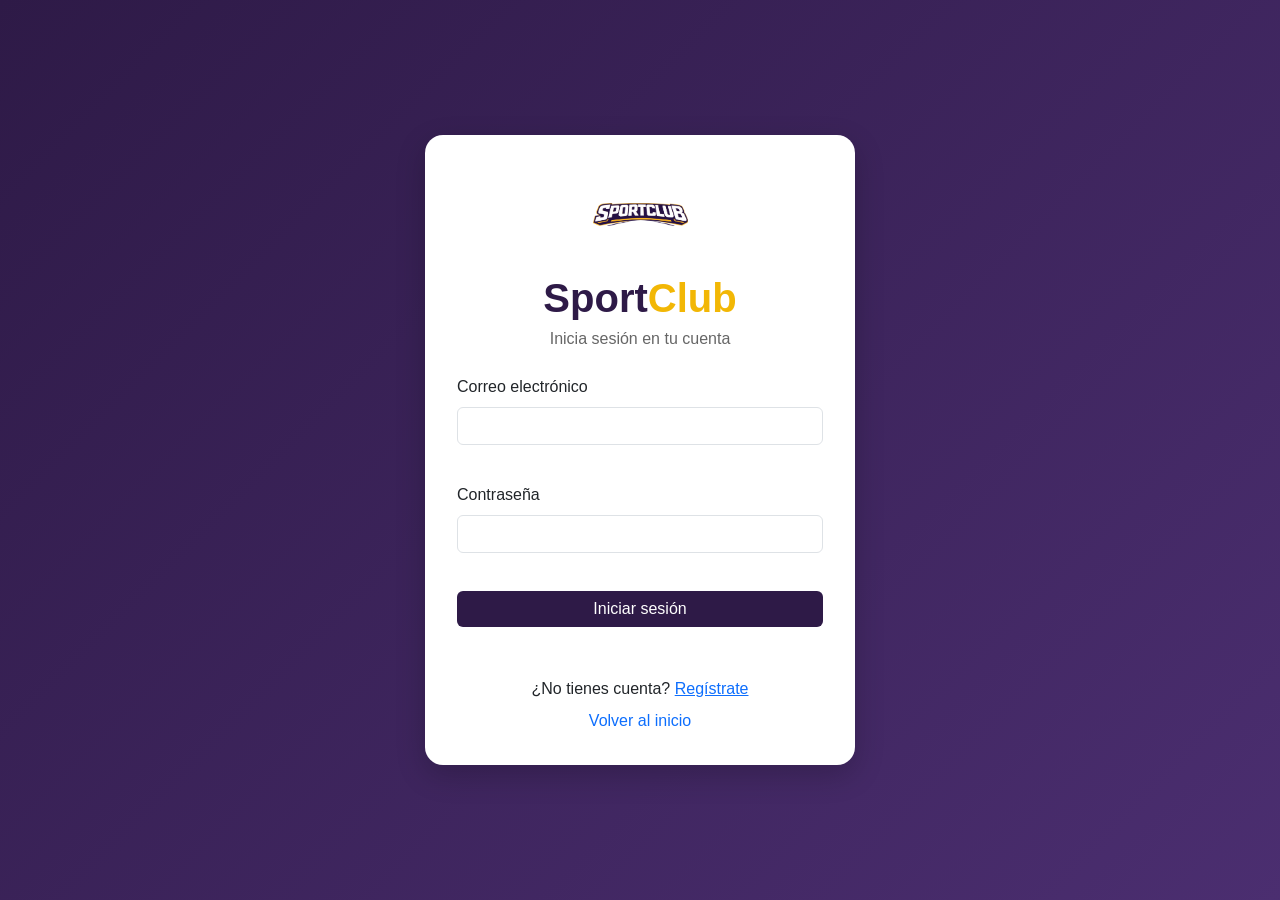
<file: frontend/vistas/login.html>
<!DOCTYPE html>
<html lang="es">
<head>
<meta charset="UTF-8">
<meta name="viewport" content="width=device-width, initial-scale=1.0">
<title>Login - SportClub</title>
<link href="https://cdn.jsdelivr.net/npm/bootstrap@5.3.3/dist/css/bootstrap.min.css" rel="stylesheet">
<link rel="stylesheet" href="../css/style.css">
</head>
<body class="auth-body">

<div class="auth-card">
    <div class="auth-logo">
        <img src="../assets/logo.png" alt="Logo SportClub" class="auth-logo-img">
        <h1>Sport<span>Club</span></h1>
        <p>Inicia sesión en tu cuenta</p>
    </div>

    <form id="loginForm" novalidate>
        <div class="mb-3">
            <label for="email" class="form-label">Correo electrónico</label>
            <input type="email" id="email" class="form-control" autocomplete="email">
            <div id="emailError" class="error-text"></div>
        </div>

        <div class="mb-3">
            <label for="password" class="form-label">Contraseña</label>
            <input type="password" id="password" class="form-control" autocomplete="current-password">
            <div id="passwordError" class="error-text"></div>
        </div>

        <button type="submit" class="btn btn-primary-custom w-100">Iniciar sesión</button>

        <div id="loginMessage" class="error-text text-center mt-3"></div>

        <p class="text-center mt-3 mb-0">
            ¿No tienes cuenta?
            <a href="register.html">Regístrate</a>
        </p>

        <p class="text-center mt-2 mb-0">
            <a href="../index.html" class="text-decoration-none">Volver al inicio</a>
        </p>
    </form>
</div>

<script src="../js/config.js"></script>
<script src="../js/api.js"></script>
<script src="../js/auth.js"></script>
<script src="../js/validators.js"></script>
<script src="../js/login.js"></script>
</body>
</html>
</file>
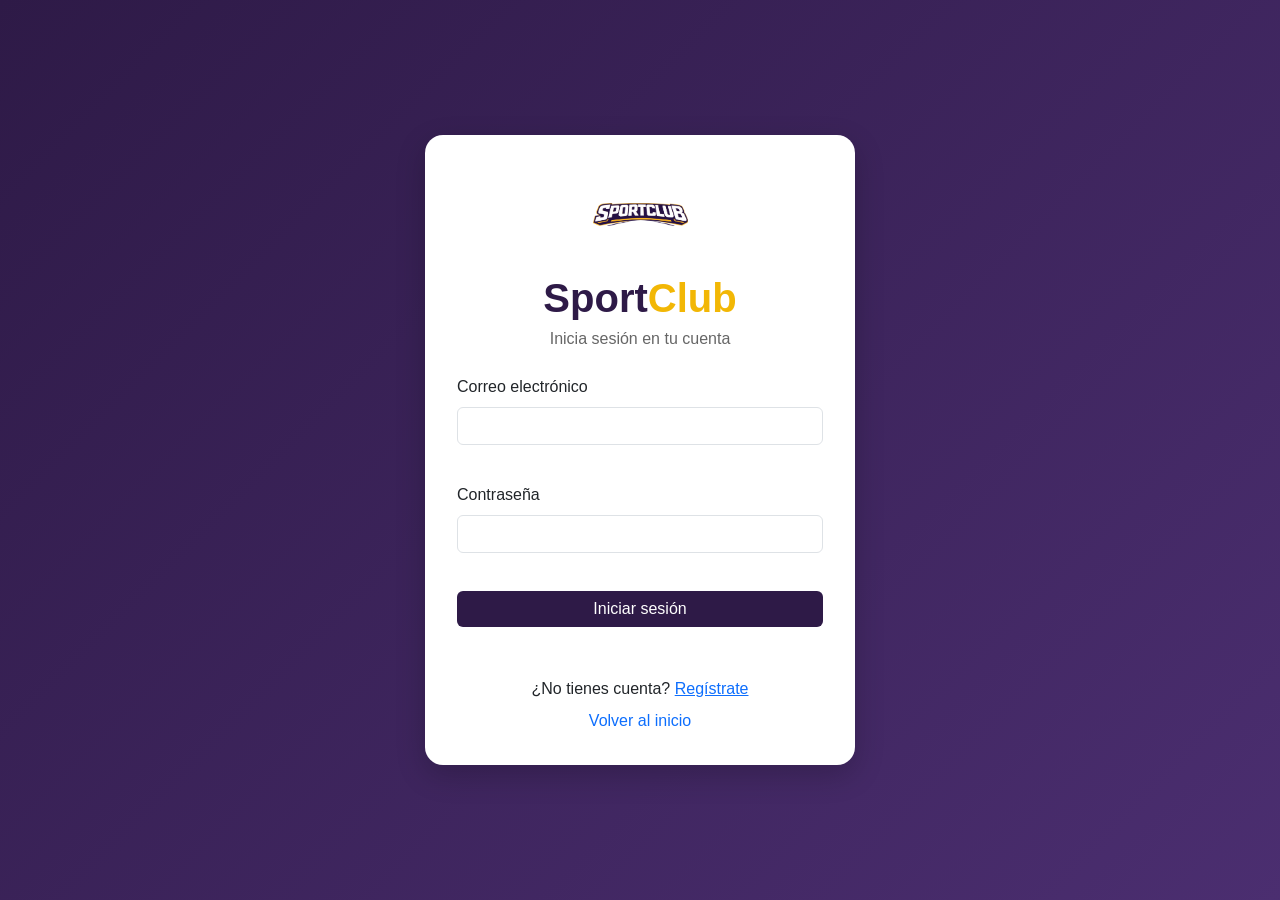
<file: frontend/vistas/perfil.html>
<!DOCTYPE html>
<html lang="es">
<head>
<meta charset="UTF-8">
<meta name="viewport" content="width=device-width, initial-scale=1.0">
<title>Mi Perfil - SportClub</title>
<link href="https://cdn.jsdelivr.net/npm/bootstrap@5.3.3/dist/css/bootstrap.min.css" rel="stylesheet">
<link rel="stylesheet" href="../css/style.css">
</head>
<body>

<div class="dashboard-layout">
    <aside class="sidebar">
        <div class="sidebar-logo">
            <img src="../assets/logo.png" alt="Logo SportClub">
            <h2>SportClub</h2>
            <p>Mi Perfil</p>
        </div>

        <nav class="sidebar-menu">
            <a href="#" id="linkInicio">Inicio</a>
            <a href="perfil.html" class="active">Perfil</a>
        </nav>

        <button class="logout-btn" onclick="cerrarSesion()">Cerrar sesión</button>
    </aside>

    <main class="main-content">
        <div class="dashboard-card">
            <div class="row align-items-center">
                <div class="col-md-8">
                    <h1 class="dashboard-title">Mi Perfil</h1>
                    <p class="dashboard-subtitle">
                        Gestiona tu información personal y actualiza tu contraseña.
                    </p>
                    <span id="profileRole" class="role-badge">rol</span>
                </div>

                <div class="col-md-4 text-center">
                    <img src="../assets/perfil.png" alt="Perfil" class="dashboard-avatar">
                </div>
            </div>
        </div>

        <div id="profileMessage" class="mb-3"></div>

        <div class="row g-4">
            <div class="col-lg-4">
                <div class="dashboard-card text-center">
                    <img src="../assets/perfil.png" alt="Avatar perfil" class="dashboard-avatar">

                    <h3 id="profileName" class="dashboard-title mb-2">Cargando...</h3>
                    <p id="profileEmail" class="dashboard-subtitle mb-2">correo@demo.cl</p>
                    <span id="profileRoleCard" class="role-badge">rol</span>

                    <hr>

                    <p class="mb-1"><strong>Fecha de nacimiento:</strong></p>
                    <p id="profileBirthDate" class="dashboard-subtitle">-</p>
                </div>
            </div>

            <div class="col-lg-8">
                <div class="dashboard-card">
                    <h3 class="dashboard-title mb-3">Información Personal</h3>

                    <form id="profileForm" novalidate>
                        <div class="mb-3">
                            <label for="full_name" class="form-label">Nombre completo</label>
                            <input type="text" id="full_name" class="form-control">
                            <div id="full_nameError" class="error-text"></div>
                        </div>

                        <div class="mb-3">
                            <label for="email" class="form-label">Correo electrónico</label>
                            <input type="email" id="email" class="form-control" disabled>
                            <div id="emailError" class="error-text"></div>
                        </div>

                        <div class="mb-3">
                            <label for="birth_date" class="form-label">Fecha de nacimiento</label>
                            <input type="date" id="birth_date" class="form-control">
                            <div id="birth_dateError" class="error-text"></div>
                        </div>

                        <div class="mb-3">
                            <label for="metadata" class="form-label">Datos adicionales</label>
                            <textarea id="metadata" class="form-control" rows="3" placeholder="Ej: intereses, deporte favorito, observaciones"></textarea>
                            <div id="metadataError" class="error-text"></div>
                        </div>

                        <button type="submit" class="btn btn-success">Guardar cambios</button>
                    </form>
                </div>

                <div class="dashboard-card">
                    <h3 class="dashboard-title mb-3">Cambiar Contraseña</h3>

                    <form id="passwordForm" novalidate>
                        <div class="row">
                            <div class="col-md-4 mb-3">
                                <label for="current_password" class="form-label">Contraseña actual</label>
                                <input type="password" id="current_password" class="form-control">
                                <div id="current_passwordError" class="error-text"></div>
                            </div>

                            <div class="col-md-4 mb-3">
                                <label for="new_password" class="form-label">Nueva contraseña</label>
                                <input type="password" id="new_password" class="form-control">
                                <div id="new_passwordError" class="error-text"></div>
                            </div>

                            <div class="col-md-4 mb-3">
                                <label for="confirm_password" class="form-label">Confirmar contraseña</label>
                                <input type="password" id="confirm_password" class="form-control">
                                <div id="confirm_passwordError" class="error-text"></div>
                            </div>
                        </div>

                        <button type="submit" class="btn btn-primary-custom">Actualizar contraseña</button>
                    </form>
                </div>
            </div>
        </div>
    </main>
</div>

<script src="../js/config.js"></script>
<script src="../js/api.js"></script>
<script src="../js/auth.js"></script>
<script src="../js/validators.js"></script>
<script src="../js/perfil.js"></script>
</body>
</html>
</file>
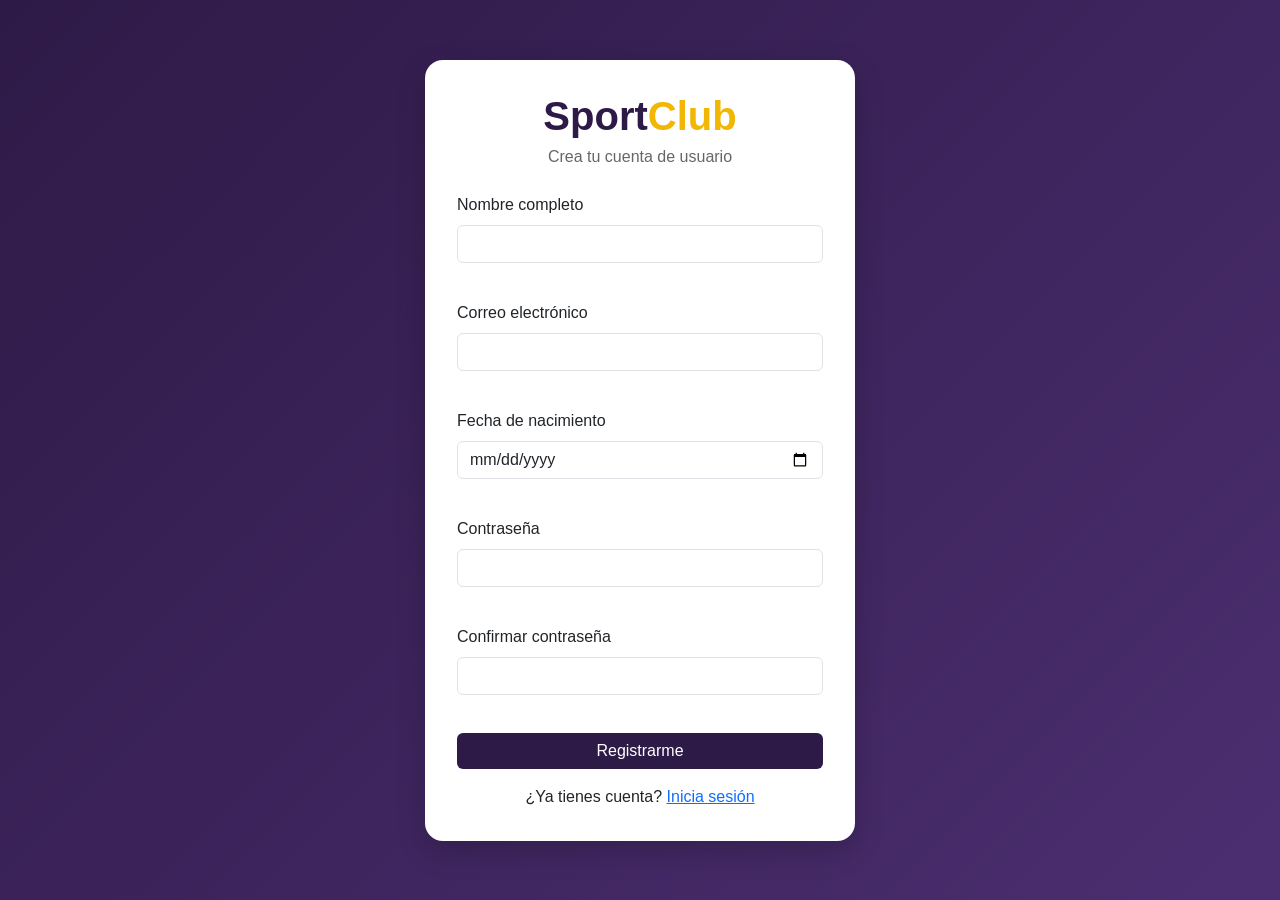
<file: frontend/vistas/register.html>
<!DOCTYPE html>
<html lang="es">
<head>
<meta charset="UTF-8">
<meta name="viewport" content="width=device-width, initial-scale=1.0">
<title>Registro - SportClub</title>
<link href="https://cdn.jsdelivr.net/npm/bootstrap@5.3.3/dist/css/bootstrap.min.css" rel="stylesheet">
<link rel="stylesheet" href="../css/style.css">
</head>
<body class="auth-body">

<div class="auth-card">
    <div class="auth-logo">
        <h1>Sport<span>Club</span></h1>
        <p>Crea tu cuenta de usuario</p>
    </div>

    <form id="registerForm" novalidate>
        <div class="mb-3">
            <label for="full_name" class="form-label">Nombre completo</label>
            <input type="text" id="full_name" class="form-control" autocomplete="name">
            <div id="full_nameError" class="error-text"></div>
        </div>

        <div class="mb-3">
            <label for="email" class="form-label">Correo electrónico</label>
            <input type="email" id="email" class="form-control" autocomplete="email">
            <div id="emailError" class="error-text"></div>
        </div>

        <div class="mb-3">
            <label for="birth_date" class="form-label">Fecha de nacimiento</label>
            <input type="date" id="birth_date" class="form-control">
            <div id="birth_dateError" class="error-text"></div>
        </div>

        <div class="mb-3">
            <label for="password" class="form-label">Contraseña</label>
            <input type="password" id="password" class="form-control" autocomplete="new-password">
            <div id="passwordError" class="error-text"></div>
        </div>

        <div class="mb-3">
            <label for="confirm_password" class="form-label">Confirmar contraseña</label>
            <input type="password" id="confirm_password" class="form-control" autocomplete="new-password">
            <div id="confirm_passwordError" class="error-text"></div>
        </div>

        <button type="submit" class="btn btn-primary-custom w-100">Registrarme</button>

        <div id="registerMessage" class="success-text text-center"></div>

        <p class="text-center mt-3 mb-0">
            ¿Ya tienes cuenta?
            <a href="login.html">Inicia sesión</a>
        </p>
    </form>
</div>

<script src="../js/config.js"></script>
<script src="../js/api.js"></script>
<script src="../js/validators.js"></script>
<script src="../js/register.js"></script>
</body>
</html>
</file>
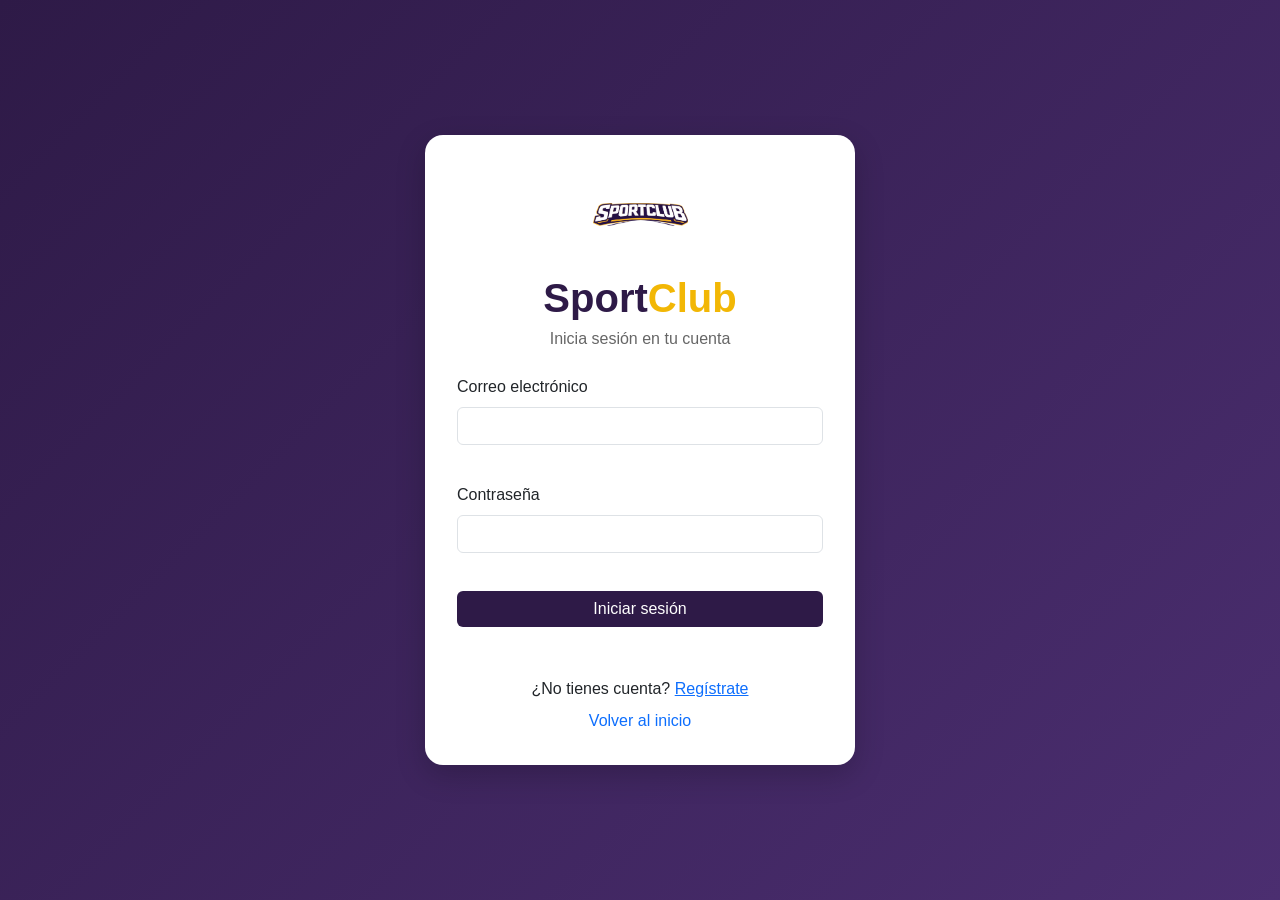
<file: frontend/vistas/user.html>
<!DOCTYPE html>
<html lang="es">
<head>
<meta charset="UTF-8">
<meta name="viewport" content="width=device-width, initial-scale=1.0">
<title>Usuario - SportClub</title>
<link href="https://cdn.jsdelivr.net/npm/bootstrap@5.3.3/dist/css/bootstrap.min.css" rel="stylesheet">
<link rel="stylesheet" href="../css/style.css">
</head>
<body>

<div class="dashboard-layout">
    <aside class="sidebar">
        <div class="sidebar-logo">
            <img src="../assets/logo.png" alt="Logo SportClub">
            <h2>SportClub</h2>
            <p>Panel Usuario</p>
        </div>

        <nav class="sidebar-menu">
            <a href="user.html" class="active">Inicio</a>
            <a href="usuario-reservas.html">Reservas</a>
            <a href="usuario-clases.html">Clases</a>
            <a href="perfil.html">Perfil</a>
        </nav>

        <button class="logout-btn" onclick="cerrarSesion()">Cerrar sesión</button>
    </aside>

    <main class="main-content">
        <div class="dashboard-card">
            <div class="row align-items-center">
                <div class="col-md-8">
                    <h1 class="dashboard-title">Bienvenido a SportClub</h1>
                    <p class="dashboard-subtitle">
                        Revisa tus reservas, consulta clases disponibles y mantén actualizada tu información personal.
                    </p>
                    <span class="role-badge role-user">user</span>
                </div>

                <div class="col-md-4 text-center">
                    <img src="../assets/usuario.png" alt="Usuario" class="dashboard-avatar">
                </div>
            </div>
        </div>

        <div class="row g-4 mb-4">
            <div class="col-md-4">
                <div class="stat-card">
                    <h3>3</h3>
                    <p>Reservas activas</p>
                </div>
            </div>

            <div class="col-md-4">
                <div class="stat-card">
                    <h3>8</h3>
                    <p>Clases disponibles</p>
                </div>
            </div>

            <div class="col-md-4">
                <div class="stat-card">
                    <h3>Activo</h3>
                    <p>Estado de cuenta</p>
                </div>
            </div>
        </div>

        <div class="row g-4 mb-4">
            <div class="col-lg-6">
                <div class="module-card">
                    <h4>Próxima clase</h4>
                    <p class="mb-1"><strong>Clase:</strong> Crossfit</p>
                    <p class="mb-1"><strong>Día:</strong> Lunes</p>
                    <p class="mb-1"><strong>Horario:</strong> 18:00 a 19:00</p>
                    <p class="mb-3"><strong>Coach:</strong> Demo Coach 1</p>
                    <a href="usuario-reservas.html" class="btn btn-warning">Ver mis reservas</a>
                </div>
            </div>

            <div class="col-lg-6">
                <div class="module-card">
                    <h4>Clases recomendadas</h4>
                    <p class="mb-1">Yoga - Martes 10:00 a 11:00</p>
                    <p class="mb-1">Spinning - Viernes 17:00 a 18:00</p>
                    <p class="mb-3">Boxeo - Sábado 10:00 a 11:30</p>
                    <a href="usuario-clases.html" class="btn btn-primary-custom">Explorar clases</a>
                </div>
            </div>
        </div>

        <div class="table-card">
            <div class="d-flex flex-column flex-md-row justify-content-between align-items-md-center gap-3 mb-4">
                <div>
                    <h3 class="dashboard-title mb-1">Resumen de actividad</h3>
                    <p class="dashboard-subtitle mb-0">
                        Información general de tus reservas y actividades dentro del club.
                    </p>
                </div>
            </div>

            <div class="table-responsive">
                <table class="table table-hover align-middle">
                    <thead class="table-dark">
                        <tr>
                            <th>Actividad</th>
                            <th>Día</th>
                            <th>Horario</th>
                            <th>Estado</th>
                        </tr>
                    </thead>

                    <tbody>
                        <tr>
                            <td>Crossfit</td>
                            <td>Lunes</td>
                            <td>18:00 a 19:00</td>
                            <td><span class="role-badge role-user">Reservada</span></td>
                        </tr>
                        <tr>
                            <td>Yoga</td>
                            <td>Miércoles</td>
                            <td>19:00 a 20:00</td>
                            <td><span class="role-badge role-user">Reservada</span></td>
                        </tr>
                        <tr>
                            <td>Spinning</td>
                            <td>Viernes</td>
                            <td>17:00 a 18:00</td>
                            <td><span class="role-badge role-user">Reservada</span></td>
                        </tr>
                    </tbody>
                </table>
            </div>
        </div>

        <div class="row g-4 mt-1">
            <div class="col-md-6">
                <div class="module-card">
                    <h4>Mi perfil</h4>
                    <p>
                        Mantén actualizados tus datos personales para que el club pueda gestionar correctamente tu información.
                    </p>
                    <a href="perfil.html" class="btn btn-warning">Editar perfil</a>
                </div>
            </div>

            <div class="col-md-6">
                <div class="module-card">
                    <h4>Organiza tu semana</h4>
                    <p>
                        Revisa tus horarios y actividades disponibles para planificar mejor tus entrenamientos.
                    </p>
                    <a href="usuario-clases.html" class="btn btn-primary-custom">Ver horarios</a>
                </div>
            </div>
        </div>
    </main>
</div>

<script src="../js/auth.js"></script>
<script>
protegerPagina();
</script>
</body>
</html>
</file>
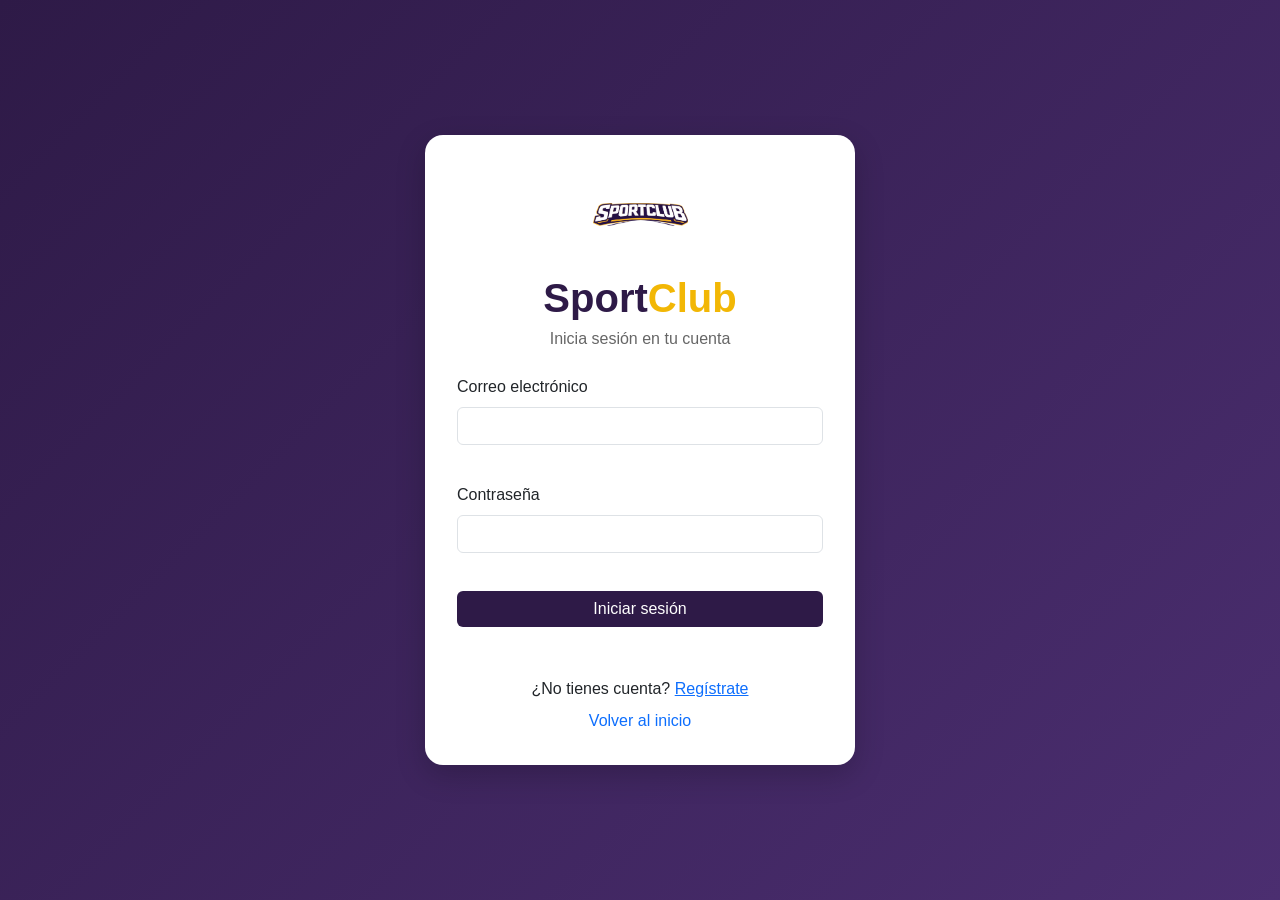
<file: frontend/vistas/usuario-clases.html>
<!DOCTYPE html>
<html lang="es">
<head>
<meta charset="UTF-8">
<meta name="viewport" content="width=device-width, initial-scale=1.0">
<title>Clases Usuario - SportClub</title>
<link href="https://cdn.jsdelivr.net/npm/bootstrap@5.3.3/dist/css/bootstrap.min.css" rel="stylesheet">
<link rel="stylesheet" href="../css/style.css">
</head>
<body>

<div class="dashboard-layout">
    <aside class="sidebar">
        <div class="sidebar-logo">
            <img src="../assets/logo.png" alt="Logo SportClub">
            <h2>SportClub</h2>
            <p>Panel Usuario</p>
        </div>

        <nav class="sidebar-menu">
            <a href="user.html">Inicio</a>
            <a href="usuario-reservas.html">Reservas</a>
            <a href="usuario-clases.html" class="active">Clases</a>
            <a href="perfil.html">Perfil</a>
        </nav>

        <button class="logout-btn" onclick="cerrarSesion()">Cerrar sesión</button>
    </aside>

    <main class="main-content">
        <div class="dashboard-card">
            <div class="row align-items-center">
                <div class="col-md-8">
                    <h1 class="dashboard-title">Clases Disponibles</h1>
                    <p class="dashboard-subtitle">
                        Revisa las actividades disponibles, horarios, cupos y coaches asignados dentro de SportClub.
                    </p>
                    <span class="role-badge role-user">user</span>
                </div>

                <div class="col-md-4 text-center">
                    <img src="../assets/usuario.png" alt="Usuario" class="dashboard-avatar">
                </div>
            </div>
        </div>

        <div class="row g-4 mb-4">
            <div class="col-md-4">
                <div class="module-card">
                    <h4>Yoga</h4>
                    <p>Clase enfocada en flexibilidad, respiración y bienestar físico.</p>
                    <p class="mb-1"><strong>Horario:</strong> Martes, 10:00 a 11:00</p>
                    <p class="mb-3"><strong>Cupos:</strong> 15 disponibles</p>
                    <span class="role-badge role-user">Disponible</span>
                </div>
            </div>

            <div class="col-md-4">
                <div class="module-card">
                    <h4>Entrenamiento Funcional</h4>
                    <p>Actividad completa para mejorar fuerza, coordinación y resistencia.</p>
                    <p class="mb-1"><strong>Horario:</strong> Miércoles, 19:00 a 20:00</p>
                    <p class="mb-3"><strong>Cupos:</strong> 12 disponibles</p>
                    <span class="role-badge role-user">Disponible</span>
                </div>
            </div>

            <div class="col-md-4">
                <div class="module-card">
                    <h4>Spinning</h4>
                    <p>Clase cardiovascular de alta intensidad en bicicleta estática.</p>
                    <p class="mb-1"><strong>Horario:</strong> Viernes, 17:00 a 18:00</p>
                    <p class="mb-3"><strong>Cupos:</strong> 20 disponibles</p>
                    <span class="role-badge role-user">Disponible</span>
                </div>
            </div>
        </div>

        <div class="row g-4 mb-4">
            <div class="col-md-6">
                <div class="module-card">
                    <h4>Boxeo</h4>
                    <p>Entrenamiento físico y técnico orientado a mejorar resistencia, coordinación y disciplina.</p>
                    <p class="mb-1"><strong>Horario:</strong> Sábado, 10:00 a 11:30</p>
                    <p class="mb-3"><strong>Cupos:</strong> 10 disponibles</p>
                    <span class="role-badge role-user">Disponible</span>
                </div>
            </div>

            <div class="col-md-6">
                <div class="module-card">
                    <h4>Crossfit</h4>
                    <p>Entrenamiento de alta intensidad enfocado en fuerza, potencia y condición física general.</p>
                    <p class="mb-1"><strong>Horario:</strong> Jueves, 20:00 a 21:00</p>
                    <p class="mb-3"><strong>Cupos:</strong> 14 disponibles</p>
                    <span class="role-badge role-user">Disponible</span>
                </div>
            </div>
        </div>

        <div class="table-card">
            <div class="d-flex flex-column flex-md-row justify-content-between align-items-md-center gap-3 mb-4">
                <div>
                    <h3 class="dashboard-title mb-1">Horario de Clases</h3>
                    <p class="dashboard-subtitle mb-0">
                        Revisa el detalle semanal de clases disponibles para planificar tus entrenamientos.
                    </p>
                </div>

                <a href="usuario-reservas.html" class="btn btn-warning">
                    Ver mis reservas
                </a>
            </div>

            <div class="table-responsive">
                <table class="table table-hover align-middle">
                    <thead class="table-dark">
                        <tr>
                            <th>Clase</th>
                            <th>Día</th>
                            <th>Inicio</th>
                            <th>Término</th>
                            <th>Duración</th>
                            <th>Cupos</th>
                            <th>Coach</th>
                        </tr>
                    </thead>

                    <tbody>
                        <tr>
                            <td>Yoga</td>
                            <td>Martes</td>
                            <td>10:00</td>
                            <td>11:00</td>
                            <td>1 hora</td>
                            <td>15</td>
                            <td>Demo Coach 1</td>
                        </tr>
                        <tr>
                            <td>Entrenamiento Funcional</td>
                            <td>Miércoles</td>
                            <td>19:00</td>
                            <td>20:00</td>
                            <td>1 hora</td>
                            <td>12</td>
                            <td>Demo Coach 2</td>
                        </tr>
                        <tr>
                            <td>Spinning</td>
                            <td>Viernes</td>
                            <td>17:00</td>
                            <td>18:00</td>
                            <td>1 hora</td>
                            <td>20</td>
                            <td>Demo Coach 1</td>
                        </tr>
                        <tr>
                            <td>Boxeo</td>
                            <td>Sábado</td>
                            <td>10:00</td>
                            <td>11:30</td>
                            <td>1 hora 30 min</td>
                            <td>10</td>
                            <td>Demo Coach 2</td>
                        </tr>
                        <tr>
                            <td>Crossfit</td>
                            <td>Jueves</td>
                            <td>20:00</td>
                            <td>21:00</td>
                            <td>1 hora</td>
                            <td>14</td>
                            <td>Demo Coach 1</td>
                        </tr>
                    </tbody>
                </table>
            </div>
        </div>

        <div class="row g-4 mt-1">
            <div class="col-md-6">
                <div class="module-card">
                    <h4>Planifica tus entrenamientos</h4>
                    <p>
                        Revisa los horarios disponibles y organiza tus clases según tu rutina semanal.
                    </p>
                </div>
            </div>

            <div class="col-md-6">
                <div class="module-card">
                    <h4>Reservas activas</h4>
                    <p>
                        Consulta tus clases ya reservadas para confirmar horarios, coaches y estado de tus actividades.
                    </p>
                    <a href="usuario-reservas.html" class="btn btn-warning">Ir a reservas</a>
                </div>
            </div>
        </div>
    </main>
</div>

<script src="../js/auth.js"></script>
<script>
protegerPagina();
</script>
</body>
</html>
</file>
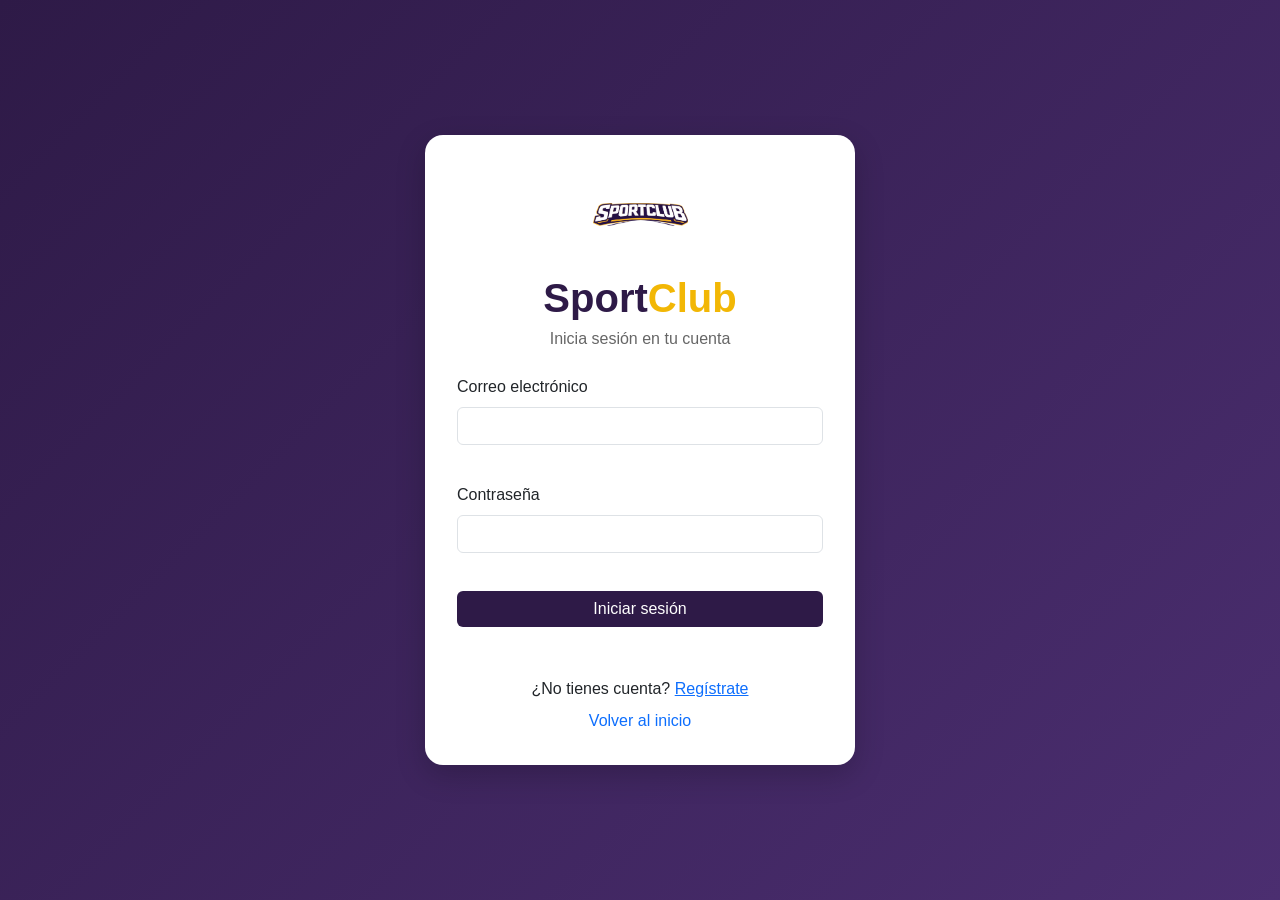
<file: frontend/vistas/usuario-reservas.html>
<!DOCTYPE html>
<html lang="es">
<head>
<meta charset="UTF-8">
<meta name="viewport" content="width=device-width, initial-scale=1.0">
<title>Reservas - SportClub</title>
<link href="https://cdn.jsdelivr.net/npm/bootstrap@5.3.3/dist/css/bootstrap.min.css" rel="stylesheet">
<link rel="stylesheet" href="../css/style.css">
</head>
<body>

<div class="dashboard-layout">
    <aside class="sidebar">
        <div class="sidebar-logo">
            <img src="../assets/logo.png" alt="Logo SportClub">
            <h2>SportClub</h2>
            <p>Panel Usuario</p>
        </div>

        <nav class="sidebar-menu">
            <a href="user.html">Inicio</a>
            <a href="usuario-reservas.html" class="active">Reservas</a>
            <a href="usuario-clases.html">Clases</a>
            <a href="perfil.html">Perfil</a>
        </nav>

        <button class="logout-btn" onclick="cerrarSesion()">Cerrar sesión</button>
    </aside>

    <main class="main-content">
        <div class="dashboard-card">
            <div class="row align-items-center">
                <div class="col-md-8">
                    <h1 class="dashboard-title">Mis Reservas</h1>
                    <p class="dashboard-subtitle">
                        Consulta tus clases reservadas, horarios, coaches asignados y estado de cada actividad.
                    </p>
                    <span class="role-badge role-user">user</span>
                </div>

                <div class="col-md-4 text-center">
                    <img src="../assets/usuario.png" alt="Usuario" class="dashboard-avatar">
                </div>
            </div>
        </div>

        <div class="row g-4 mb-4">
            <div class="col-md-4">
                <div class="stat-card">
                    <h3>3</h3>
                    <p>Reservas activas</p>
                </div>
            </div>

            <div class="col-md-4">
                <div class="stat-card">
                    <h3>Semana</h3>
                    <p>Planificación actual</p>
                </div>
            </div>

            <div class="col-md-4">
                <div class="stat-card">
                    <h3>Activas</h3>
                    <p>Estado de reservas</p>
                </div>
            </div>
        </div>

        <div class="table-card">
            <div class="d-flex flex-column flex-md-row justify-content-between align-items-md-center gap-3 mb-4">
                <div>
                    <h3 class="dashboard-title mb-1">Reservas Activas</h3>
                    <p class="dashboard-subtitle mb-0">
                        Clases que tienes programadas durante la semana.
                    </p>
                </div>

                <a href="usuario-clases.html" class="btn btn-primary-custom">
                    Ver clases disponibles
                </a>
            </div>

            <div class="table-responsive">
                <table class="table table-hover align-middle">
                    <thead class="table-dark">
                        <tr>
                            <th>Clase</th>
                            <th>Día</th>
                            <th>Inicio</th>
                            <th>Término</th>
                            <th>Duración</th>
                            <th>Coach</th>
                            <th>Estado</th>
                        </tr>
                    </thead>

                    <tbody>
                        <tr>
                            <td>Crossfit</td>
                            <td>Lunes</td>
                            <td>18:00</td>
                            <td>19:00</td>
                            <td>1 hora</td>
                            <td>Demo Coach 1</td>
                            <td><span class="role-badge role-user">Activa</span></td>
                        </tr>
                        <tr>
                            <td>Yoga</td>
                            <td>Miércoles</td>
                            <td>19:00</td>
                            <td>20:00</td>
                            <td>1 hora</td>
                            <td>Demo Coach 2</td>
                            <td><span class="role-badge role-user">Activa</span></td>
                        </tr>
                        <tr>
                            <td>Spinning</td>
                            <td>Viernes</td>
                            <td>17:00</td>
                            <td>18:00</td>
                            <td>1 hora</td>
                            <td>Demo Coach 1</td>
                            <td><span class="role-badge role-user">Activa</span></td>
                        </tr>
                    </tbody>
                </table>
            </div>
        </div>

        <div class="row g-4 mt-1">
            <div class="col-md-6">
                <div class="module-card">
                    <h4>Próxima reserva</h4>
                    <p class="mb-1"><strong>Clase:</strong> Crossfit</p>
                    <p class="mb-1"><strong>Día:</strong> Lunes</p>
                    <p class="mb-1"><strong>Horario:</strong> 18:00 a 19:00</p>
                    <p class="mb-0"><strong>Coach:</strong> Demo Coach 1</p>
                </div>
            </div>

            <div class="col-md-6">
                <div class="module-card">
                    <h4>Recomendación</h4>
                    <p>
                        Revisa tus reservas antes de asistir al club y mantén organizada tu semana
                        de entrenamiento según tus horarios disponibles.
                    </p>
                    <a href="usuario-clases.html" class="btn btn-warning">Explorar más clases</a>
                </div>
            </div>
        </div>
    </main>
</div>

<script src="../js/auth.js"></script>
<script>
protegerPagina();
</script>
</body>
</html>
</file>
<file: frontend/css/style.css>
:root {
    --primary: #2E1A47;
    --secondary: #F2B705;
    --bg: #f4f4f4;
    --dark: #1f1f1f;
    --danger: #dc3545;
    --success: #198754;
}

* {
    box-sizing: border-box;
}

body {
    background: var(--bg);
    font-family: Arial, Helvetica, sans-serif;
}

.auth-body {
    min-height: 100vh;
    display: flex;
    align-items: center;
    justify-content: center;
    background: linear-gradient(135deg, #2E1A47, #4b2e70);
    padding: 20px;
}

.auth-card {
    width: 100%;
    max-width: 430px;
    background: #fff;
    padding: 32px;
    border-radius: 18px;
    box-shadow: 0 10px 30px rgba(0,0,0,.2);
}

.auth-logo {
    text-align: center;
    margin-bottom: 24px;
}

.auth-logo-img {
    width: 95px;
    height: 95px;
    object-fit: contain;
    display: block;
    margin: 0 auto 12px auto;
}

.auth-logo h1 {
    color: var(--primary);
    font-weight: bold;
    margin-bottom: 5px;
}

.auth-logo span {
    color: var(--secondary);
}

.auth-logo p {
    color: #666;
    margin: 0;
}

.btn-primary-custom {
    background: var(--primary);
    color: #fff;
    border: none;
}

.btn-primary-custom:hover {
    background: #211235;
    color: #fff;
}

.error-text {
    color: var(--danger);
    font-size: 13px;
    margin-top: 4px;
    min-height: 18px;
}

.success-text {
    color: var(--success);
    font-size: 14px;
    margin-top: 10px;
}

.form-control.is-invalid,
.form-select.is-invalid {
    border-color: var(--danger);
}

.home-hero {
    min-height: 100vh;
    background: linear-gradient(135deg, #2E1A47 0%, #3d245f 45%, #f4f4f4 45%, #f4f4f4 100%);
    padding: 30px 0;
}

.home-content {
    color: #fff;
}

.home-badge {
    display: inline-block;
    background: #F2B705;
    color: #2E1A47;
    padding: 8px 16px;
    border-radius: 50px;
    font-weight: bold;
    margin-bottom: 20px;
}

.home-content h1 {
    font-size: 56px;
    font-weight: 800;
    margin-bottom: 20px;
    line-height: 1.1;
}

.home-content h1 span {
    color: #F2B705;
}

.home-text {
    font-size: 18px;
    line-height: 1.7;
    max-width: 550px;
    color: #f1f1f1;
}

.home-info p {
    margin-bottom: 10px;
    color: #f1f1f1;
}

.home-card {
    background: #fff;
    border-radius: 24px;
    padding: 36px;
    box-shadow: 0 14px 35px rgba(0,0,0,.18);
    max-width: 500px;
    margin: 0 auto;
}

.home-logo {
    width: 120px;
    height: 120px;
    object-fit: contain;
    margin-bottom: 20px;
}

.home-card h3 {
    color: #2E1A47;
    font-weight: 800;
}

.home-card p {
    color: #666;
}

.home-feature {
    background: #f4f4f4;
    border-radius: 16px;
    padding: 16px;
    text-align: center;
    border-left: 4px solid #F2B705;
    height: 100%;
}

.home-feature strong {
    display: block;
    color: #2E1A47;
    font-size: 18px;
}

.home-feature span {
    color: #666;
    font-size: 14px;
}

.dashboard-layout {
    min-height: 100vh;
    display: flex;
    background: #f4f4f4;
}

.sidebar {
    width: 245px;
    background: #2E1A47;
    color: white;
    padding: 24px 16px;
    display: flex;
    flex-direction: column;
}

.sidebar-logo {
    text-align: center;
    margin-bottom: 30px;
}

.sidebar-logo img {
    width: 75px;
    height: 75px;
    object-fit: contain;
    margin-bottom: 10px;
}

.sidebar-logo h2 {
    font-size: 22px;
    margin: 0;
    color: #F2B705;
    font-weight: bold;
}

.sidebar-logo p {
    font-size: 13px;
    margin: 4px 0 0 0;
    color: #eee;
}

.sidebar-menu {
    flex: 1;
}

.sidebar a {
    display: block;
    color: #f4f4f4;
    text-decoration: none;
    padding: 12px 14px;
    border-radius: 10px;
    margin-bottom: 8px;
    transition: 0.2s;
}

.sidebar a:hover,
.sidebar a.active {
    background: #F2B705;
    color: #2E1A47;
    font-weight: bold;
}

.logout-btn {
    background: #dc3545;
    color: white;
    border: none;
    width: 100%;
    padding: 10px;
    border-radius: 10px;
    transition: 0.2s;
}

.logout-btn:hover {
    background: #bb2d3b;
}

.main-content {
    flex: 1;
    padding: 32px;
}

.dashboard-card {
    background: #fff;
    border-radius: 18px;
    padding: 28px;
    box-shadow: 0 8px 24px rgba(0,0,0,.08);
    margin-bottom: 24px;
}

.dashboard-avatar {
    width: 130px;
    height: 130px;
    object-fit: contain;
    display: block;
    margin: 0 auto 20px auto;
}

.dashboard-title {
    color: #2E1A47;
    font-weight: 700;
}

.dashboard-subtitle {
    color: #666;
}

.stat-card {
    background: #fff;
    border-radius: 16px;
    padding: 22px;
    box-shadow: 0 5px 18px rgba(0,0,0,.07);
    border-left: 5px solid #F2B705;
    height: 100%;
}

.stat-card h3 {
    color: #2E1A47;
    font-size: 28px;
    margin-bottom: 5px;
    font-weight: bold;
}

.stat-card p {
    color: #666;
    margin: 0;
}

.module-card {
    background: #fff;
    border-radius: 16px;
    padding: 22px;
    box-shadow: 0 5px 18px rgba(0,0,0,.07);
    height: 100%;
}

.module-card h4 {
    color: #2E1A47;
    font-weight: bold;
}

.module-card p {
    color: #666;
}

.role-badge {
    display: inline-block;
    padding: 6px 12px;
    border-radius: 50px;
    font-size: 13px;
    font-weight: bold;
}

.role-admin {
    background: #dc3545;
    color: #fff;
}

.role-coach {
    background: #0d6efd;
    color: #fff;
}

.role-user {
    background: #198754;
    color: #fff;
}

.table-card {
    background: #fff;
    border-radius: 18px;
    padding: 24px;
    box-shadow: 0 8px 24px rgba(0,0,0,.08);
}

@media (max-width: 991px) {
    .home-hero {
        background: linear-gradient(180deg, #2E1A47 0%, #3d245f 55%, #f4f4f4 55%, #f4f4f4 100%);
    }

    .home-content {
        text-align: center;
    }

    .home-text {
        margin: 0 auto;
    }

    .home-content h1 {
        font-size: 44px;
    }

    .home-card {
        max-width: 100%;
    }
}

@media (max-width: 768px) {
    .dashboard-layout {
        flex-direction: column;
    }

    .sidebar {
        width: 100%;
    }

    .main-content {
        padding: 20px;
    }

    .home-content h1 {
        font-size: 38px;
    }
}
</file>
